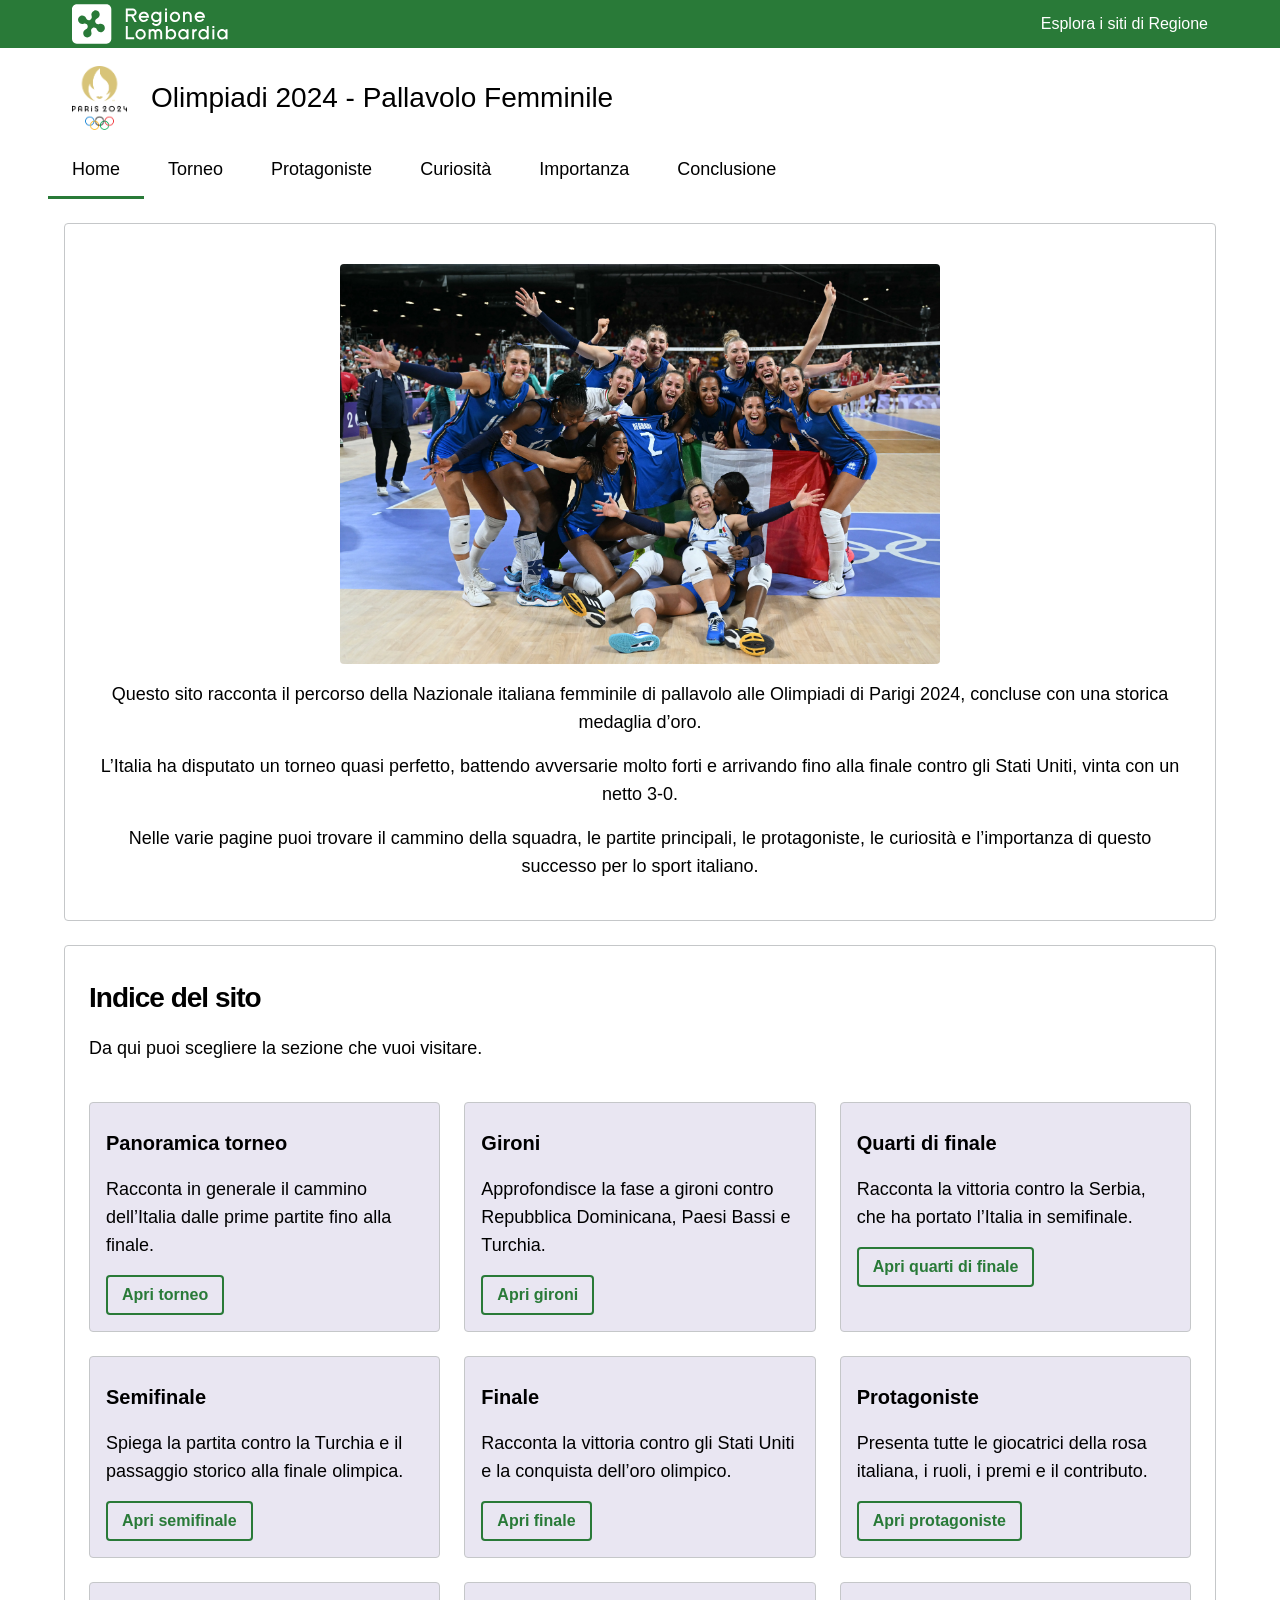
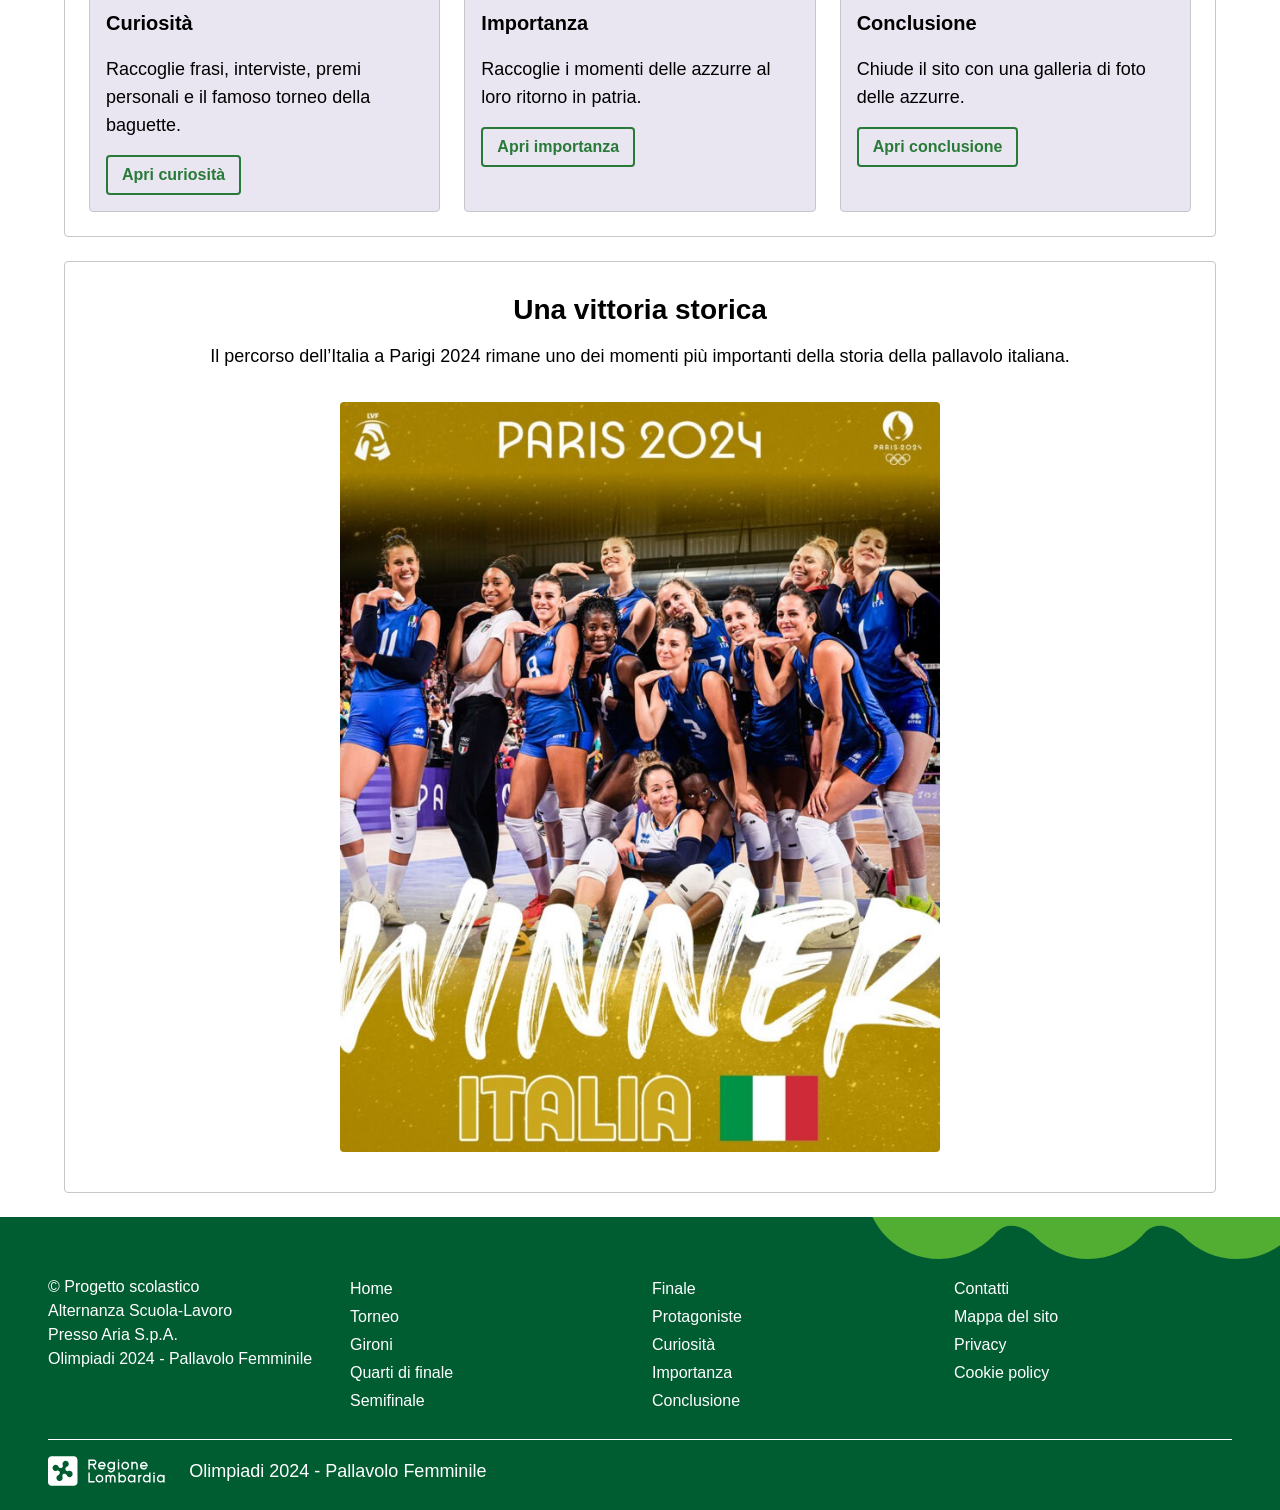
<file: index.html>
<!DOCTYPE html>
<html lang="it">

<head>
    <meta charset="UTF-8">

    <meta name="viewport" content="width=device-width, initial-scale=1.0">

    <title>Olimpiadi 2024 - Pallavolo Femminile</title>

    <link rel="stylesheet" href="librerie/bootstrap-lombardia.min.css">
	<link rel="stylesheet" href="stile.css">
	
</head>

<body>

	<a class="visually-hidden-focusable" href="#contenuto-principale"> vai al contenuto principale</a>

		<div w3-include-html="header-lombardia.html"></div>

		<main id="contenuto-principale" class="container my-4">

        <section class="bg-white border rounded p-4 mt-4 text-center">

			<img src="foto/italia-pallavolo.jpg" alt="Italia oro olimpico pallavolo femminile"
                class="img-fluid rounded my-3" width="600">

            <p>
                Questo sito racconta il percorso della Nazionale italiana femminile di pallavolo
                alle Olimpiadi di Parigi 2024, concluse con una storica medaglia d’oro.
            </p>

            <p>
                L’Italia ha disputato un torneo quasi perfetto, battendo avversarie molto forti
                e arrivando fino alla finale contro gli Stati Uniti, vinta con un netto 3-0.
            </p>

            <p>
                Nelle varie pagine puoi trovare il cammino della squadra, le partite principali,
                le protagoniste, le curiosità e l’importanza di questo successo per lo sport italiano.
            </p>

        </section>

        <section class="bg-white border rounded p-4 mt-4">

            <h1 class="fs-3">Indice del sito</h1>

            <p>
                Da qui puoi scegliere la sezione che vuoi visitare.
            </p>

            <div class="row g-4 mt-2">

                <div class="col-md-6 col-lg-4">
                    <div class="bg-light border rounded p-3 h-100">
                        <h2 class="fs-5">Panoramica torneo</h2>
                        <p>Racconta in generale il cammino dell’Italia dalle prime partite fino alla finale.</p>
                        <a href="torneo.html" class="btn btn-outline-primary">Apri torneo</a>
                    </div>
                </div>

                <div class="col-md-6 col-lg-4">
                    <div class="bg-light border rounded p-3 h-100">
                        <h2 class="fs-5">Gironi</h2>
                        <p>Approfondisce la fase a gironi contro Repubblica Dominicana, Paesi Bassi e Turchia.</p>
                        <a href="qualificazioni.html" class="btn btn-outline-primary">Apri gironi</a>
                    </div>
                </div>

                <div class="col-md-6 col-lg-4">
                    <div class="bg-light border rounded p-3 h-100">
                        <h2 class="fs-5">Quarti di finale</h2>
                        <p>Racconta la vittoria contro la Serbia, che ha portato l’Italia in semifinale.</p>
                        <a href="quarti.html" class="btn btn-outline-primary">Apri quarti di finale</a>
                    </div>
                </div>

                <div class="col-md-6 col-lg-4">
                    <div class="bg-light border rounded p-3 h-100">
                        <h2 class="fs-5">Semifinale</h2>
                        <p>Spiega la partita contro la Turchia e il passaggio storico alla finale olimpica.</p>
                        <a href="semi.html" class="btn btn-outline-primary">Apri semifinale</a>
                    </div>
                </div>

                <div class="col-md-6 col-lg-4">
                    <div class="bg-light border rounded p-3 h-100">
                        <h2 class="fs-5">Finale</h2>
                        <p>Racconta la vittoria contro gli Stati Uniti e la conquista dell’oro olimpico.</p>
                        <a href="finale.html" class="btn btn-outline-primary">Apri finale</a>
                    </div>
                </div>

                <div class="col-md-6 col-lg-4">
                    <div class="bg-light border rounded p-3 h-100">
                        <h2 class="fs-5">Protagoniste</h2>
                        <p>Presenta tutte le giocatrici della rosa italiana, i ruoli, i premi e il contributo.</p>
                        <a href="protagoniste.html" class="btn btn-outline-primary">Apri protagoniste</a>
                    </div>
                </div>

                <div class="col-md-6 col-lg-4">
                    <div class="bg-light border rounded p-3 h-100">
                        <h2 class="fs-5">Curiosità</h2>
                        <p>Raccoglie frasi, interviste, premi personali e il famoso torneo della baguette.</p>
                        <a href="curiosita.html" class="btn btn-outline-primary">Apri curiosità</a>
                    </div>
                </div>
				
				<div class="col-md-6 col-lg-4">
                    <div class="bg-light border rounded p-3 h-100">
                        <h2 class="fs-5">Importanza</h2>
                        <p>Raccoglie i momenti delle azzurre al loro ritorno in patria.</p>
                        <a href="importanza.html" class="btn btn-outline-primary">Apri importanza</a>
                    </div>
                </div>

                <div class="col-md-6 col-lg-4">
                    <div class="bg-light border rounded p-3 h-100">
                        <h2 class="fs-5">Conclusione</h2>
                        <p>Chiude il sito con una galleria di foto delle azzurre.</p>
                        <a href="conclusione.html" class="btn btn-outline-primary">Apri conclusione</a>
                    </div>
                </div>

            </div>

        </section>

        <section class="bg-white border rounded p-4 mt-4 text-center">

            <h2 class="fs-3">Una vittoria storica</h2>

            <p>
                Il percorso dell’Italia a Parigi 2024 rimane uno dei momenti più importanti
                della storia della pallavolo italiana.
            </p>

            <img src="foto/oro11.jpg" alt="Italia oro olimpico pallavolo femminile"
                class="img-fluid rounded my-3" width="600">

        </section>

    </main>

    <div w3-include-html="footer-lombardia.html"></div>

    <script src="librerie/bootstrap-lombardia.bundle.min.js"></script>
    <script src="includer.js"></script>

    <script>
    includeHTML();

    setTimeout(function () {
        bootstrap.it25Header();

        let paginaCorrente = window.location.pathname.split("/").pop();

        if (paginaCorrente === "") {
            paginaCorrente = "index.html";
        }

        let linkMenu = document.querySelectorAll(".navbar-nav .nav-link, .dropdown-item");

        linkMenu.forEach(function (link) {
            link.classList.remove("active");

            let href = link.getAttribute("href");

            if (href === paginaCorrente) {
                link.classList.add("active");

                let dropdown = link.closest(".dropdown");

                if (dropdown) {
                    let linkDropdown = dropdown.querySelector(".nav-link");
                    linkDropdown.classList.add("active");
                }
            }
        });

    }, 600);
</script>
</body>

</html>
</file>
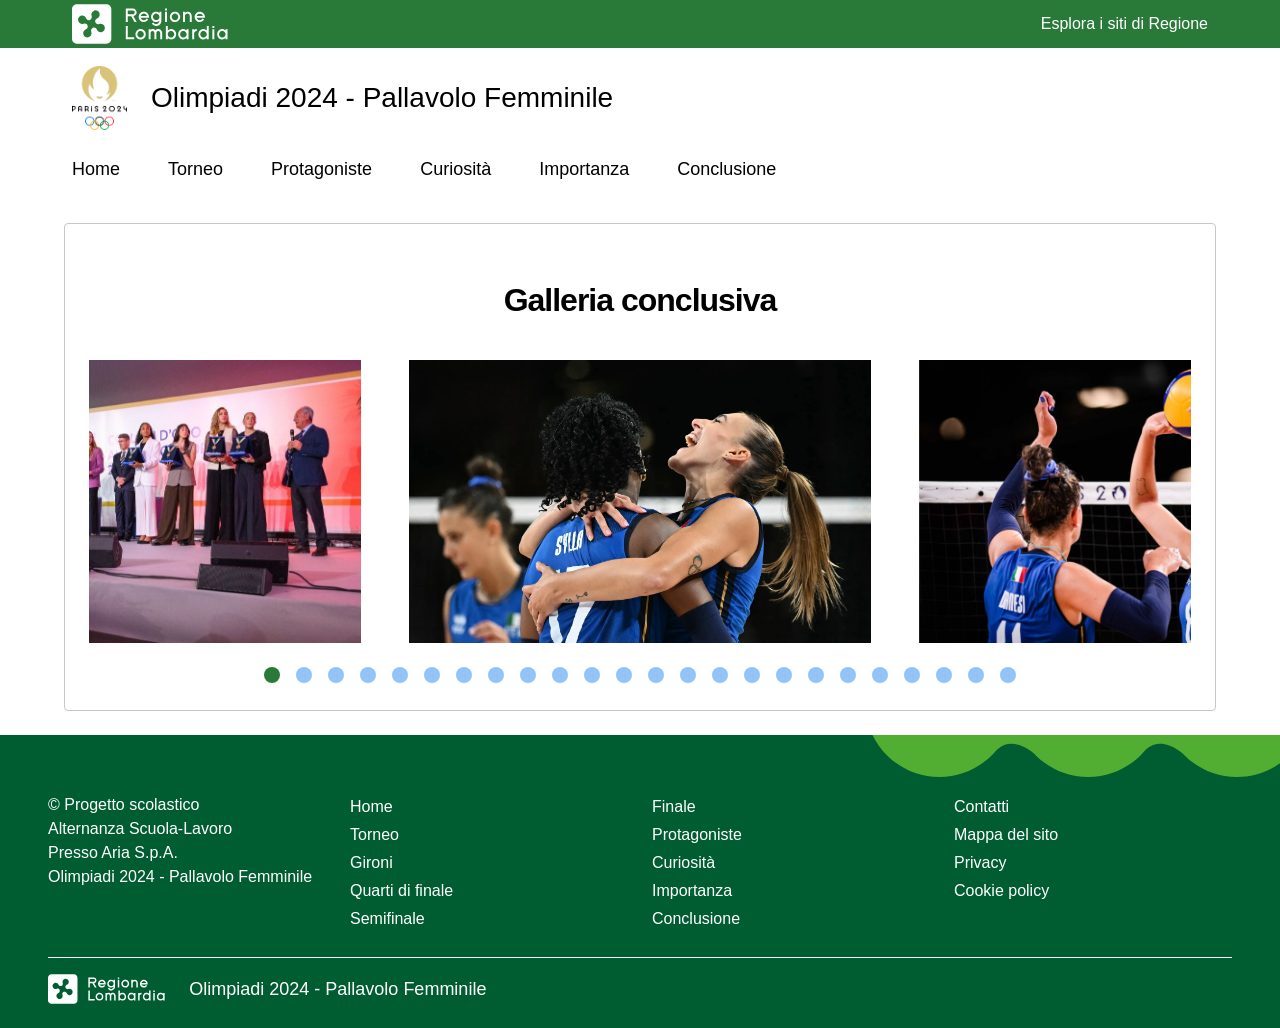
<file: conclusione.html>
<!DOCTYPE html>
<html lang="it">

<head>
    <meta charset="UTF-8">
    <meta name="viewport" content="width=device-width, initial-scale=1.0">
    <title>Conclusione - Olimpiadi 2024 Pallavolo Femminile</title>

    <link rel="stylesheet" href="librerie/bootstrap-lombardia.min.css">
    <link rel="stylesheet" href="stile.css">
</head>

<body>

	<a class="visually-hidden-focusable" href="#contenuto-principale"> vai al contenuto principale</a>

		<div w3-include-html="header-lombardia.html"></div>

		<main id="contenuto-principale" class="container my-4">

        <section class="bg-white border rounded p-4 mt-4">

            <div class="it-carousel-wrapper it-carousel-landscape-abstract-three-cols it-full-carousel it-big-img splide mt-4"
                data-bs-carousel-splide aria-labelledby="carouselheading">
				
			 <h1 class="fs-2 text-center" id="carouselheading" class="visuallyhidden">Galleria conclusiva</h1>
				
                <div class="splide__track">
                    <ul class="splide__list">

                        <li class="splide__slide">
                            <div class="it-single-slide-wrapper">
                                <div class="card-wrapper">
                                    <div class="card card-img no-after">
                                        <div class="img-responsive-wrapper">
                                            <div class="img-responsive">
                                                <div class="img-wrapper">
                                                    <img src="foto/baguette.jpg" alt="Nazionale italiana pallavolo femminile">
                                                </div>
                                            </div>
                                        </div>
                                    </div>
                                </div>
                            </div>
                        </li>

                        <li class="splide__slide">
                            <div class="it-single-slide-wrapper">
                                <div class="card-wrapper">
                                    <div class="card card-img no-after">
                                        <div class="img-responsive-wrapper">
                                            <div class="img-responsive">
                                                <div class="img-wrapper">
                                                    <img src="foto/fin1.jpg" alt="Italia durante il torneo">
                                                </div>
                                            </div>
                                        </div>
                                    </div>
                                </div>
                            </div>
                        </li>

                        <li class="splide__slide">
                            <div class="it-single-slide-wrapper">
                                <div class="card-wrapper">
                                    <div class="card card-img no-after">
                                        <div class="img-responsive-wrapper">
                                            <div class="img-responsive">
                                                <div class="img-wrapper">
                                                    <img src="foto/fin2.jpg" alt="Italia contro la Turchia">
                                                </div>
                                            </div>
                                        </div>
                                    </div>
                                </div>
                            </div>
                        </li>

                        <li class="splide__slide">
                            <div class="it-single-slide-wrapper">
                                <div class="card-wrapper">
                                    <div class="card card-img no-after">
                                        <div class="img-responsive-wrapper">
                                            <div class="img-responsive">
                                                <div class="img-wrapper">
                                                    <img src="foto/fin3.jpg" alt="Italia verso la finale olimpica">
                                                </div>
                                            </div>
                                        </div>
                                    </div>
                                </div>
                            </div>
                        </li>

                        <li class="splide__slide">
                            <div class="it-single-slide-wrapper">
                                <div class="card-wrapper">
                                    <div class="card card-img no-after">
                                        <div class="img-responsive-wrapper">
                                            <div class="img-responsive">
                                                <div class="img-wrapper">
                                                    <img src="foto/italia-pallavolo.jpg" alt="Italia con la medaglia d’oro">
                                                </div>
                                            </div>
                                        </div>
                                    </div>
                                </div>
                            </div>
                        </li>

                        <li class="splide__slide">
                            <div class="it-single-slide-wrapper">
                                <div class="card-wrapper">
                                    <div class="card card-img no-after">
                                        <div class="img-responsive-wrapper">
                                            <div class="img-responsive">
                                                <div class="img-wrapper">
                                                    <img src="foto/itaSer222.jpg" alt="Italia contro Serbia">
                                                </div>
                                            </div>
                                        </div>
                                    </div>
                                </div>
                            </div>
                        </li>

                        <li class="splide__slide">
                            <div class="it-single-slide-wrapper">
                                <div class="card-wrapper">
                                    <div class="card card-img no-after">
                                        <div class="img-responsive-wrapper">
                                            <div class="img-responsive">
                                                <div class="img-wrapper">
                                                    <img src="foto/itaTur222.jpg" alt="Italia contro Turchia">
                                                </div>
                                            </div>
                                        </div>
                                    </div>
                                </div>
                            </div>
                        </li>

                        <li class="splide__slide">
                            <div class="it-single-slide-wrapper">
                                <div class="card-wrapper">
                                    <div class="card card-img no-after">
                                        <div class="img-responsive-wrapper">
                                            <div class="img-responsive">
                                                <div class="img-wrapper">
                                                    <img src="foto/itaUSA222.jpg" alt="Italia contro Stati Uniti">
                                                </div>
                                            </div>
                                        </div>
                                    </div>
                                </div>
                            </div>
                        </li>

                        <li class="splide__slide">
                            <div class="it-single-slide-wrapper">
                                <div class="card-wrapper">
                                    <div class="card card-img no-after">
                                        <div class="img-responsive-wrapper">
                                            <div class="img-responsive">
                                                <div class="img-wrapper">
                                                    <img src="foto/ola2.jpg" alt="Italia contro Paesi Bassi">
                                                </div>
                                            </div>
                                        </div>
                                    </div>
                                </div>
                            </div>
                        </li>

                        <li class="splide__slide">
                            <div class="it-single-slide-wrapper">
                                <div class="card-wrapper">
                                    <div class="card card-img no-after">
                                        <div class="img-responsive-wrapper">
                                            <div class="img-responsive">
                                                <div class="img-wrapper">
                                                    <img src="foto/oro11.jpg" alt="Italia oro olimpico">
                                                </div>
                                            </div>
                                        </div>
                                    </div>
                                </div>
                            </div>
                        </li>

                        <li class="splide__slide">
                            <div class="it-single-slide-wrapper">
                                <div class="card-wrapper">
                                    <div class="card card-img no-after">
                                        <div class="img-responsive-wrapper">
                                            <div class="img-responsive">
                                                <div class="img-wrapper">
                                                    <img src="foto/pool222.jpg" alt="Fase a gironi dell’Italia">
                                                </div>
                                            </div>
                                        </div>
                                    </div>
                                </div>
                            </div>
                        </li>

                        <li class="splide__slide">
                            <div class="it-single-slide-wrapper">
                                <div class="card-wrapper">
                                    <div class="card card-img no-after">
                                        <div class="img-responsive-wrapper">
                                            <div class="img-responsive">
                                                <div class="img-wrapper">
                                                    <img src="foto/premi-azzurre.jpg" alt="Premi delle azzurre">
                                                </div>
                                            </div>
                                        </div>
                                    </div>
                                </div>
                            </div>
                        </li>

                        <li class="splide__slide">
                            <div class="it-single-slide-wrapper">
                                <div class="card-wrapper">
                                    <div class="card card-img no-after">
                                        <div class="img-responsive-wrapper">
                                            <div class="img-responsive">
                                                <div class="img-wrapper">
                                                    <img src="foto/quarti44.jpg" alt="Italia Serbia nei quarti di finale">
                                                </div>
                                            </div>
                                        </div>
                                    </div>
                                </div>
                            </div>
                        </li>

                        <li class="splide__slide">
                            <div class="it-single-slide-wrapper">
                                <div class="card-wrapper">
                                    <div class="card card-img no-after">
                                        <div class="img-responsive-wrapper">
                                            <div class="img-responsive">
                                                <div class="img-wrapper">
                                                    <img src="foto/quarti144.jpg" alt="Azzurre durante i quarti di finale">
                                                </div>
                                            </div>
                                        </div>
                                    </div>
                                </div>
                            </div>
                        </li>

                        <li class="splide__slide">
                            <div class="it-single-slide-wrapper">
                                <div class="card-wrapper">
                                    <div class="card card-img no-after">
                                        <div class="img-responsive-wrapper">
                                            <div class="img-responsive">
                                                <div class="img-wrapper">
                                                    <img src="foto/quarti244.jpg" alt="Nazionale italiana nei quarti di finale">
                                                </div>
                                            </div>
                                        </div>
                                    </div>
                                </div>
                            </div>
                        </li>

                        <li class="splide__slide">
                            <div class="it-single-slide-wrapper">
                                <div class="card-wrapper">
                                    <div class="card card-img no-after">
                                        <div class="img-responsive-wrapper">
                                            <div class="img-responsive">
                                                <div class="img-wrapper">
                                                    <img src="foto/quirinale-azzurre.jpg" alt="Azzurre ricevute al Quirinale">
                                                </div>
                                            </div>
                                        </div>
                                    </div>
                                </div>
                            </div>
                        </li>

                        <li class="splide__slide">
                            <div class="it-single-slide-wrapper">
                                <div class="card-wrapper">
                                    <div class="card card-img no-after">
                                        <div class="img-responsive-wrapper">
                                            <div class="img-responsive">
                                                <div class="img-wrapper">
                                                    <img src="foto/rep2.jpg" alt="Italia contro Repubblica Dominicana">
                                                </div>
                                            </div>
                                        </div>
                                    </div>
                                </div>
                            </div>
                        </li>

                        <li class="splide__slide">
                            <div class="it-single-slide-wrapper">
                                <div class="card-wrapper">
                                    <div class="card card-img no-after">
                                        <div class="img-responsive-wrapper">
                                            <div class="img-responsive">
                                                <div class="img-wrapper">
                                                    <img src="foto/ritorno-italia.jpg" alt="Ritorno delle azzurre in Italia">
                                                </div>
                                            </div>
                                        </div>
                                    </div>
                                </div>
                            </div>
                        </li>

                        <li class="splide__slide">
                            <div class="it-single-slide-wrapper">
                                <div class="card-wrapper">
                                    <div class="card card-img no-after">
                                        <div class="img-responsive-wrapper">
                                            <div class="img-responsive">
                                                <div class="img-wrapper">
                                                    <img src="foto/tur2.jpg" alt="Italia contro Turchia nella fase a gironi">
                                                </div>
                                            </div>
                                        </div>
                                    </div>
                                </div>
                            </div>
                        </li>

                        <li class="splide__slide">
                            <div class="it-single-slide-wrapper">
                                <div class="card-wrapper">
                                    <div class="card card-img no-after">
                                        <div class="img-responsive-wrapper">
                                            <div class="img-responsive">
                                                <div class="img-wrapper">
                                                    <img src="foto/usa1.jpg" alt="Italia Stati Uniti finale olimpica">
                                                </div>
                                            </div>
                                        </div>
                                    </div>
                                </div>
                            </div>
                        </li>

                        <li class="splide__slide">
                            <div class="it-single-slide-wrapper">
                                <div class="card-wrapper">
                                    <div class="card card-img no-after">
                                        <div class="img-responsive-wrapper">
                                            <div class="img-responsive">
                                                <div class="img-wrapper">
                                                    <img src="foto/usa2.jpg" alt="Italia durante la finale contro gli Stati Uniti">
                                                </div>
                                            </div>
                                        </div>
                                    </div>
                                </div>
                            </div>
                        </li>

                        <li class="splide__slide">
                            <div class="it-single-slide-wrapper">
                                <div class="card-wrapper">
                                    <div class="card card-img no-after">
                                        <div class="img-responsive-wrapper">
                                            <div class="img-responsive">
                                                <div class="img-wrapper">
                                                    <img src="foto/usa3.jpg" alt="Azzurre nella finale olimpica">
                                                </div>
                                            </div>
                                        </div>
                                    </div>
                                </div>
                            </div>
                        </li>

                        <li class="splide__slide">
                            <div class="it-single-slide-wrapper">
                                <div class="card-wrapper">
                                    <div class="card card-img no-after">
                                        <div class="img-responsive-wrapper">
                                            <div class="img-responsive">
                                                <div class="img-wrapper">
                                                    <img src="foto/valasco.jpg" alt="Julio Velasco allenatore dell’Italia">
                                                </div>
                                            </div>
                                        </div>
                                    </div>
                                </div>
                            </div>
                        </li>

                        <li class="splide__slide">
                            <div class="it-single-slide-wrapper">
                                <div class="card-wrapper">
                                    <div class="card card-img no-after">
                                        <div class="img-responsive-wrapper">
                                            <div class="img-responsive">
                                                <div class="img-wrapper">
                                                    <img src="foto/premiazione-azzurre.jpg" alt="Premiazione delle azzurre">
                                                </div>
                                            </div>
                                        </div>
                                    </div>
                                </div>
                            </div>
                        </li>
                    </ul>
				</div>				
            </div>
        </section>

    </main>

    <div w3-include-html="footer-lombardia.html"></div>

    <script src="librerie/bootstrap-lombardia.bundle.min.js"></script>
    <script src="includer.js"></script>

    <script>
		includeHTML();
	</script>
</body>

</html>
</file>
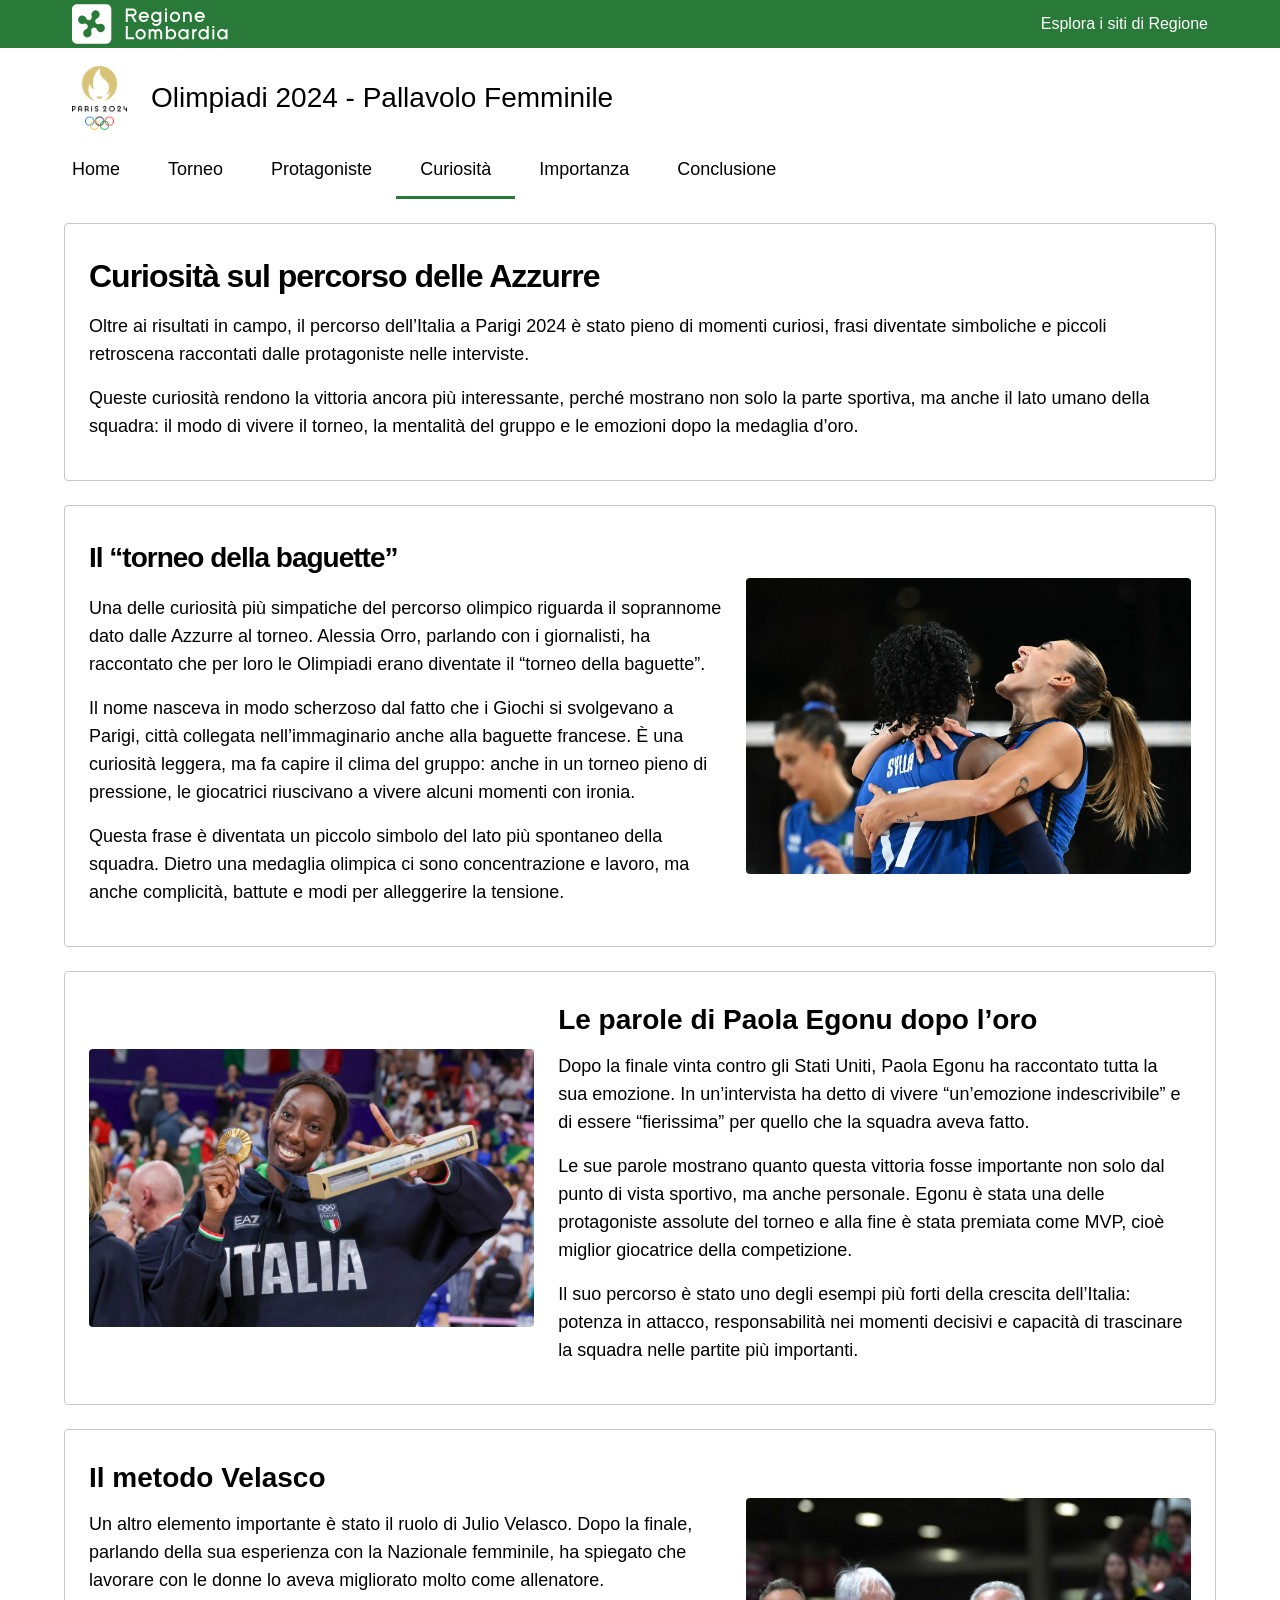
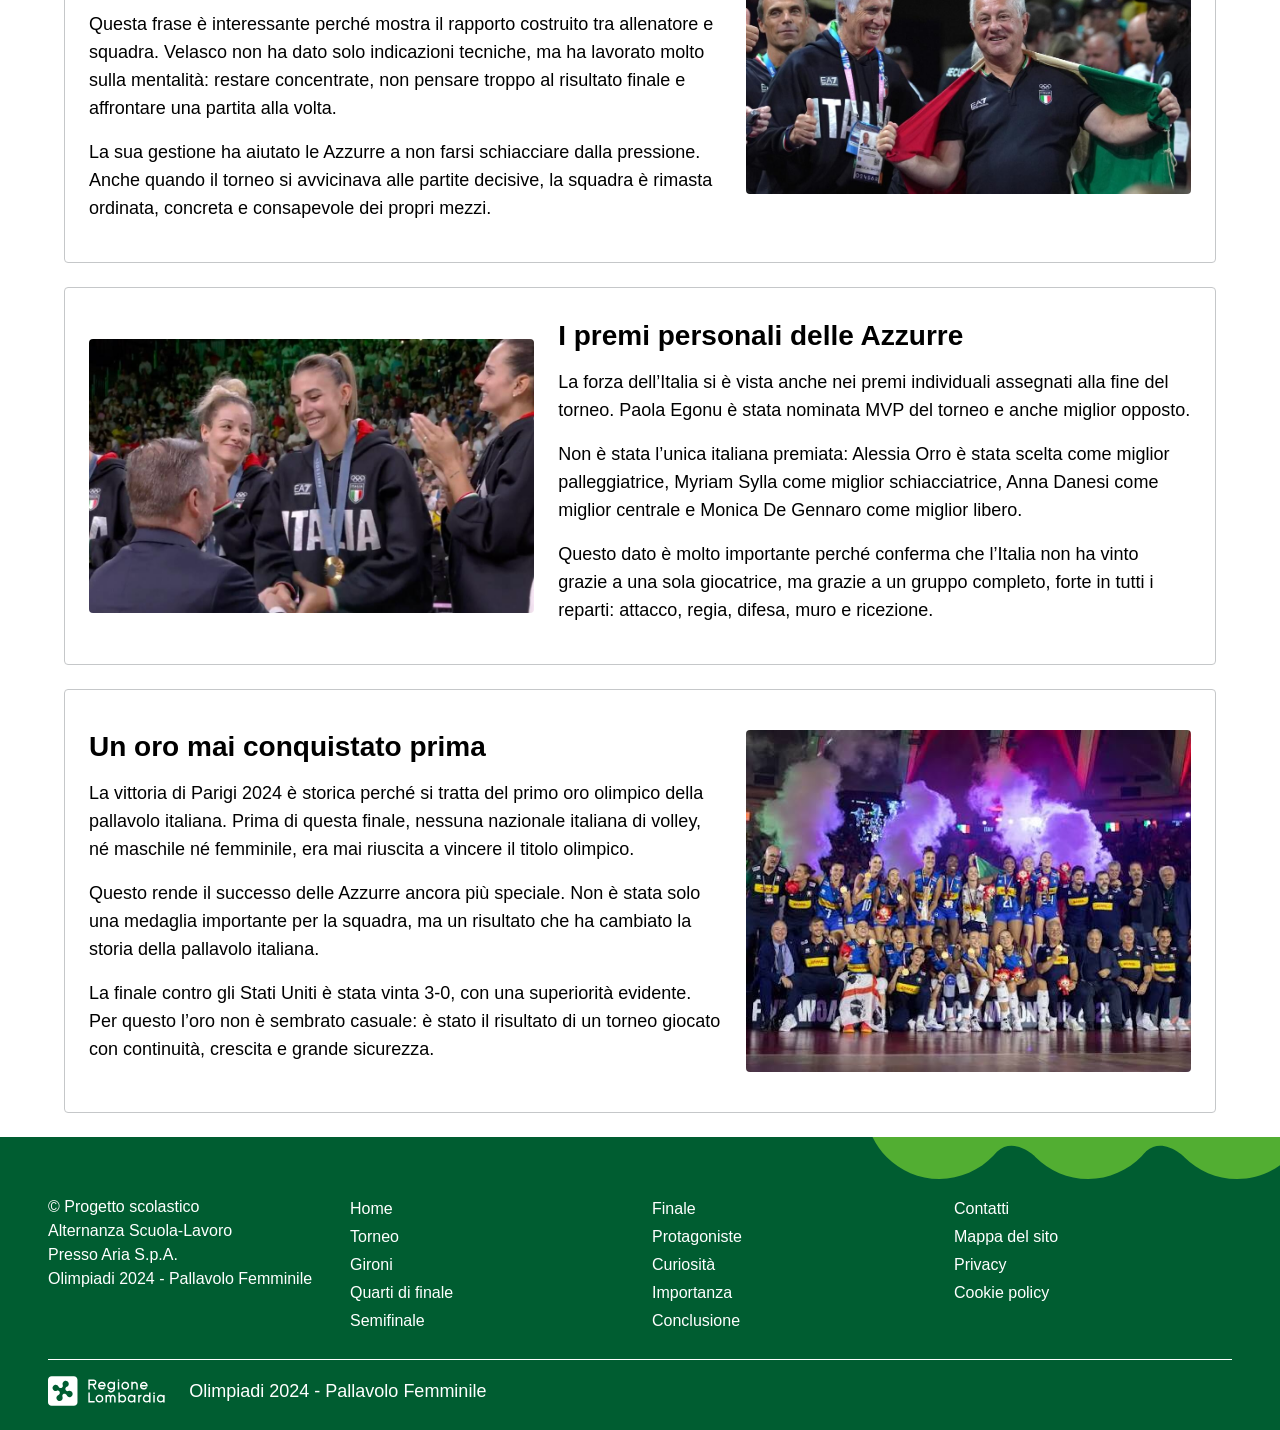
<file: curiosita.html>
<!DOCTYPE html>
<html lang="it">

<head>
    <meta charset="UTF-8">

    <!-- x usarla su più dispositivi diversi -->
    <meta name="viewport" content="width=device-width, initial-scale=1.0">

    <title>Curiosità - Olimpiadi 2024 Pallavolo Femminile</title>

    <link rel="stylesheet" href="librerie/bootstrap-lombardia.min.css">
	<link rel="stylesheet" href="stile.css">

</head>

<body>
	
	<a class="visually-hidden-focusable" href="#contenuto-principale"> vai al contenuto principale</a>

		<div w3-include-html="header-lombardia.html"></div>

		<main id="contenuto-principale" class="container my-4">

            <!-- introduzione -->
            <section class="bg-white border rounded p-4">

                <div class="row align-items-center">

                    <div>

                        <h1 class="fs-2">Curiosità sul percorso delle Azzurre</h1>

                        <p>
                            Oltre ai risultati in campo, il percorso dell’Italia a Parigi 2024 è stato pieno
                            di momenti curiosi, frasi diventate simboliche e piccoli retroscena raccontati
                            dalle protagoniste nelle interviste.
                        </p>

                        <p>
                            Queste curiosità rendono la vittoria ancora più interessante, perché mostrano non
                            solo la parte sportiva, ma anche il lato umano della squadra: il modo di vivere
                            il torneo, la mentalità del gruppo e le emozioni dopo la medaglia d’oro.
                        </p>

                    </div>

                </div>

            </section>


            <!-- torneo della baguette -->
            <section class="bg-white border rounded p-4 mt-4">

                <div class="row align-items-center">

                    <!-- testo a sinistra -->
                    <div class="col-lg-7">

                        <h1 class="fs-3">Il “torneo della baguette”</h2>

                        <p>
                            Una delle curiosità più simpatiche del percorso olimpico riguarda il soprannome
                            dato dalle Azzurre al torneo. Alessia Orro, parlando con i giornalisti, ha raccontato
                            che per loro le Olimpiadi erano diventate il “torneo della baguette”.
                        </p>

                        <p>
                            Il nome nasceva in modo scherzoso dal fatto che i Giochi si svolgevano a Parigi,
                            città collegata nell’immaginario anche alla baguette francese. È una curiosità
                            leggera, ma fa capire il clima del gruppo: anche in un torneo pieno di pressione,
                            le giocatrici riuscivano a vivere alcuni momenti con ironia.
                        </p>

                        <p>
                            Questa frase è diventata un piccolo simbolo del lato più spontaneo della squadra.
                            Dietro una medaglia olimpica ci sono concentrazione e lavoro, ma anche complicità,
                            battute e modi per alleggerire la tensione.
                        </p>

                    </div>

                    <!-- immagine a destra -->
                    <div class="col-lg-5 text-center">

                        <img src="foto/baguette.jpg" alt="Alessia Orro e il torneo della baguette"
                            class="img-fluid rounded my-3">

                    </div>

                </div>

            </section>


            <!-- parole di Egonu -->
            <section class="bg-white border rounded p-4 mt-4">

                <div class="row align-items-center">

                    <!-- immagine a sinistra -->
                    <div class="col-lg-5 text-center">

                        <img src="foto/egonu-oro.jpg" alt="Paola Egonu dopo la finale"
                            class="img-fluid rounded my-3">

                    </div>

                    <!-- testo a destra -->
                    <div class="col-lg-7">

                        <h2 class="fs-3">Le parole di Paola Egonu dopo l’oro</h2>

                        <p>
                            Dopo la finale vinta contro gli Stati Uniti, Paola Egonu ha raccontato tutta la
                            sua emozione. In un’intervista ha detto di vivere “un’emozione indescrivibile”
                            e di essere “fierissima” per quello che la squadra aveva fatto.
                        </p>

                        <p>
                            Le sue parole mostrano quanto questa vittoria fosse importante non solo dal punto
                            di vista sportivo, ma anche personale. Egonu è stata una delle protagoniste assolute
                            del torneo e alla fine è stata premiata come MVP, cioè miglior giocatrice della
                            competizione.
                        </p>

                        <p>
                            Il suo percorso è stato uno degli esempi più forti della crescita dell’Italia:
                            potenza in attacco, responsabilità nei momenti decisivi e capacità di trascinare
                            la squadra nelle partite più importanti.
                        </p>

                    </div>

                </div>

            </section>


            <!-- Velasco -->
            <section class="bg-white border rounded p-4 mt-4">

                <div class="row align-items-center">

                    <!-- testo a sinistra -->
                    <div class="col-lg-7">

                        <h2 class="fs-3">Il metodo Velasco</h2>

                        <p>
                            Un altro elemento importante è stato il ruolo di Julio Velasco. Dopo la finale,
                            parlando della sua esperienza con la Nazionale femminile, ha spiegato che lavorare
                            con le donne lo aveva migliorato molto come allenatore.
                        </p>

                        <p>
                            Questa frase è interessante perché mostra il rapporto costruito tra allenatore e
                            squadra. Velasco non ha dato solo indicazioni tecniche, ma ha lavorato molto sulla
                            mentalità: restare concentrate, non pensare troppo al risultato finale e affrontare
                            una partita alla volta.
                        </p>

                        <p>
                            La sua gestione ha aiutato le Azzurre a non farsi schiacciare dalla pressione.
                            Anche quando il torneo si avvicinava alle partite decisive, la squadra è rimasta
                            ordinata, concreta e consapevole dei propri mezzi.
                        </p>

                    </div>

                    <!-- immagine a destra -->
                    <div class="col-lg-5 text-center">

                        <img src="foto/valasco.jpg" alt="Julio Velasco"
                            class="img-fluid rounded my-3">

                    </div>

                </div>

            </section>


            <!-- premi personali -->
            <section class="bg-white border rounded p-4 mt-4">

                <div class="row align-items-center">

                    <!-- immagine a sinistra -->
                    <div class="col-lg-5 text-center">

                        <img src="foto/premi-azzurre.jpg" alt="Premi personali delle azzurre"
                            class="img-fluid rounded my-3">

                    </div>

                    <!-- testo a destra -->
                    <div class="col-lg-7">

                        <h2 class="fs-3">I premi personali delle Azzurre</h2>

                        <p>
                            La forza dell’Italia si è vista anche nei premi individuali assegnati alla fine
                            del torneo. Paola Egonu è stata nominata MVP del torneo e anche miglior opposto.
                        </p>

                        <p>
                            Non è stata l’unica italiana premiata: Alessia Orro è stata scelta come miglior
                            palleggiatrice, Myriam Sylla come miglior schiacciatrice, Anna Danesi come miglior
                            centrale e Monica De Gennaro come miglior libero.
                        </p>

                        <p>
                            Questo dato è molto importante perché conferma che l’Italia non ha vinto grazie
                            a una sola giocatrice, ma grazie a un gruppo completo, forte in tutti i reparti:
                            attacco, regia, difesa, muro e ricezione.
                        </p>

                    </div>

                </div>

            </section>


            <!-- prima medaglia d'oro -->
            <section class="bg-white border rounded p-4 mt-4">

                <div class="row align-items-center">

                    <!-- testo a sinistra -->
                    <div class="col-lg-7">

                        <h2 class="fs-3">Un oro mai conquistato prima</h2>

                        <p>
                            La vittoria di Parigi 2024 è storica perché si tratta del primo oro olimpico
                            della pallavolo italiana. Prima di questa finale, nessuna nazionale italiana
                            di volley, né maschile né femminile, era mai riuscita a vincere il titolo olimpico.
                        </p>

                        <p>
                            Questo rende il successo delle Azzurre ancora più speciale. Non è stata solo
                            una medaglia importante per la squadra, ma un risultato che ha cambiato la storia
                            della pallavolo italiana.
                        </p>

                        <p>
                            La finale contro gli Stati Uniti è stata vinta 3-0, con una superiorità evidente.
                            Per questo l’oro non è sembrato casuale: è stato il risultato di un torneo giocato
                            con continuità, crescita e grande sicurezza.
                        </p>

                    </div>

                    <!-- immagine a destra -->
                    <div class="col-lg-5 text-center">

                        <img src="foto/finale.jpg" alt="Italia oro olimpico pallavolo femminile"
                            class="img-fluid rounded my-3">

                    </div>

                </div>

            </section>

        </main>

    <div w3-include-html="footer-lombardia.html"></div>

    <script src="librerie/bootstrap-lombardia.bundle.min.js"></script>
    <script src="includer.js"></script>

    <script>
    includeHTML();

    setTimeout(function () {
        bootstrap.it25Header();

        let paginaCorrente = window.location.pathname.split("/").pop();

        if (paginaCorrente === "") {
            paginaCorrente = "index.html";
        }

        let linkMenu = document.querySelectorAll(".navbar-nav .nav-link");

        linkMenu.forEach(function (link) {
            link.classList.remove("active");

            let href = link.getAttribute("href");

            if (href === paginaCorrente) {
                link.classList.add("active");
            }
        });
    }, 300);
</script>

</body>

</html>
</file>
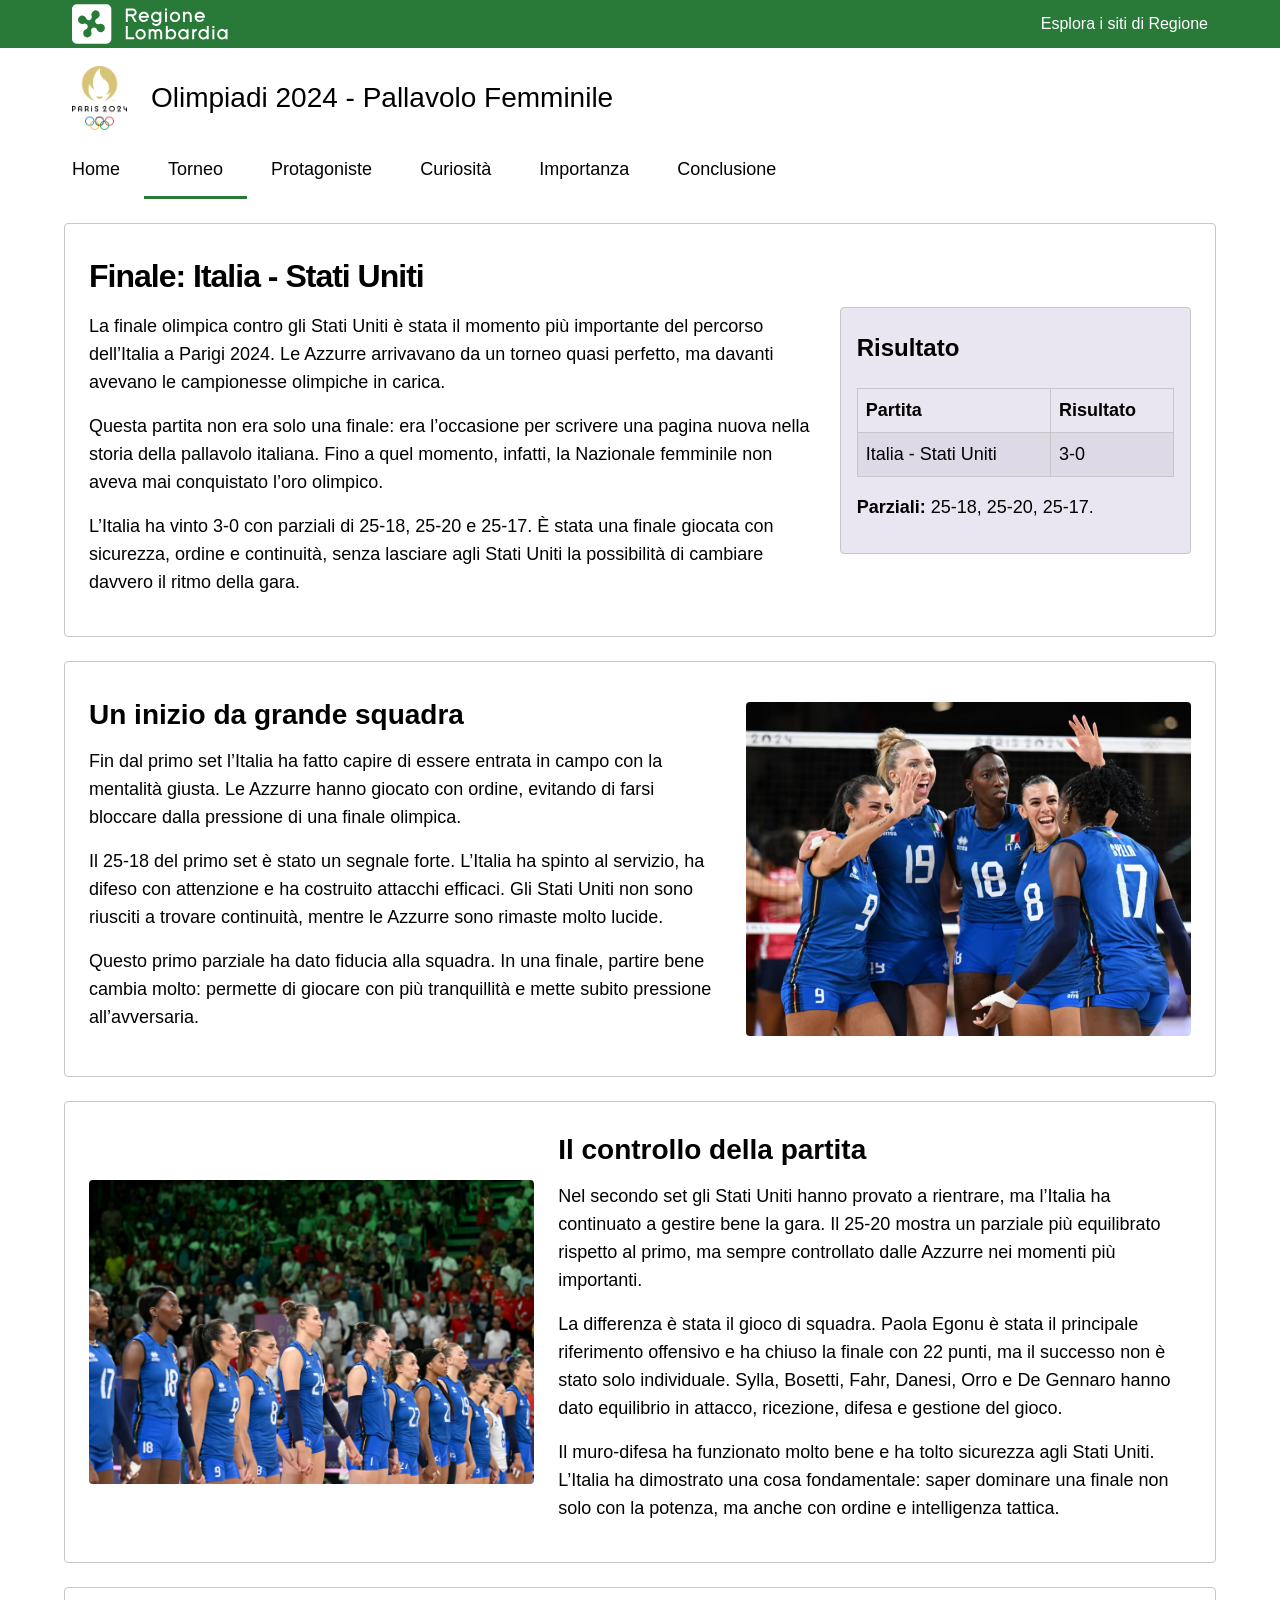
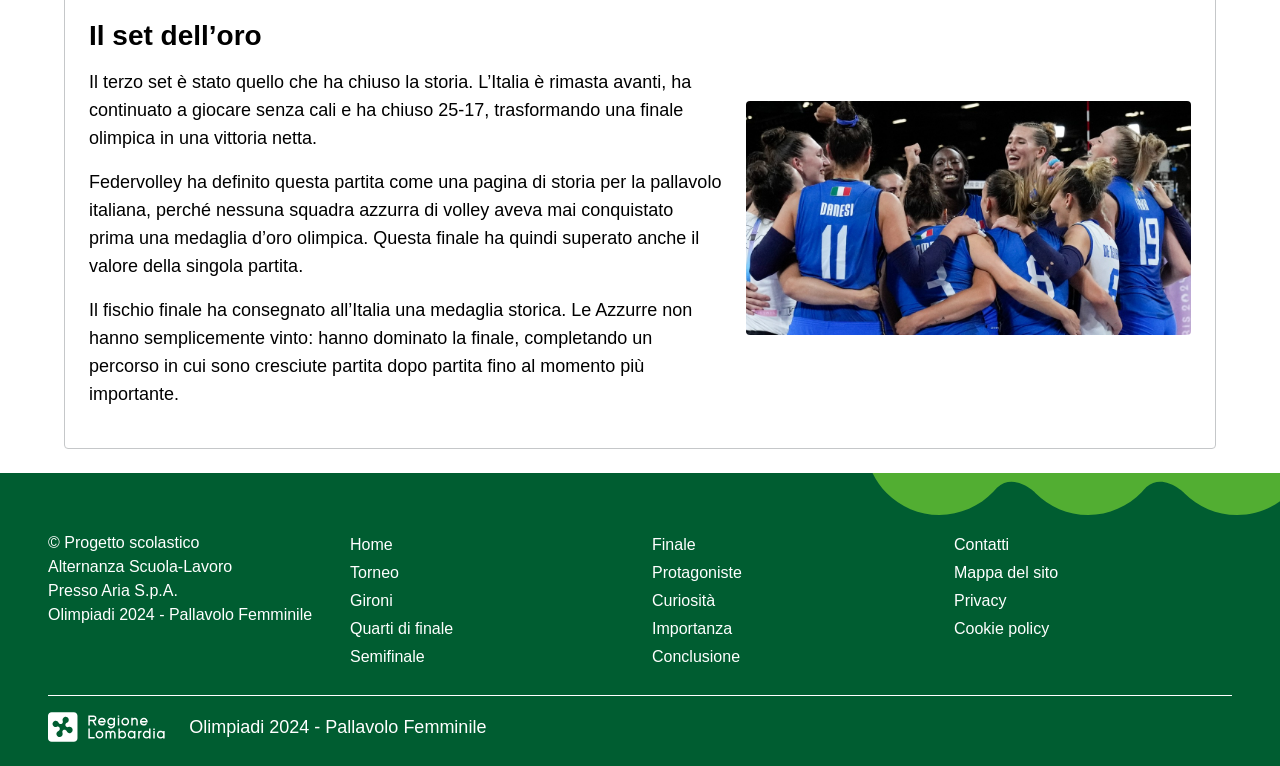
<file: finale.html>
<!DOCTYPE html>
<html lang="it">

<head>
    <meta charset="UTF-8">

    <!-- x usarla su più dispositivi diversi -->
    <meta name="viewport" content="width=device-width, initial-scale=1.0">

    <title>Finale - Olimpiadi 2024 Pallavolo Femminile</title>

    <link rel="stylesheet" href="librerie/bootstrap-lombardia.min.css">
	<link rel="stylesheet" href="stile.css">

</head>

<body>

	<a class="visually-hidden-focusable" href="#contenuto-principale"> vai al contenuto principale</a>

		<div w3-include-html="header-lombardia.html"></div>

		<main id="contenuto-principale" class="container my-4">

            <!-- introduzione con risultato a destra -->
            <section class="bg-white border rounded p-4 mt-4">

                <div class="row align-items-center">

                    <!-- testo a sinistra -->
                    <div class="col-lg-8">

                        <h1 class="fs-2">Finale: Italia - Stati Uniti</h1>

                        <p>
                            La finale olimpica contro gli Stati Uniti è stata il momento più importante
                            del percorso dell’Italia a Parigi 2024. Le Azzurre arrivavano da un torneo
                            quasi perfetto, ma davanti avevano le campionesse olimpiche in carica.
                        </p>

                        <p>
                            Questa partita non era solo una finale: era l’occasione per scrivere una pagina
                            nuova nella storia della pallavolo italiana. Fino a quel momento, infatti,
                            la Nazionale femminile non aveva mai conquistato l’oro olimpico.
                        </p>

                        <p>
                            L’Italia ha vinto 3-0 con parziali di 25-18, 25-20 e 25-17. È stata una finale
                            giocata con sicurezza, ordine e continuità, senza lasciare agli Stati Uniti la
                            possibilità di cambiare davvero il ritmo della gara.
                        </p>

                    </div>

                    <!-- risultato a destra -->
                    <div class="col-lg-4 mt-3 mt-lg-0">

                        <div class="bg-light border rounded p-3">
                            <h2 class="fs-4">Risultato</h2>

                            <table class="table table-bordered table-striped mt-3">
                                <tr>
                                    <th scope="col">Partita</th>
                                    <th scope="col">Risultato</th>
                                </tr>

                                <tr>
                                    <td>Italia - Stati Uniti</td>
                                    <td>3-0</td>
                                </tr>
                            </table>

                            <p>
                                <strong>Parziali:</strong> 25-18, 25-20, 25-17.
                            </p>
                        </div>

                    </div>

                </div>

            </section>


            <!-- prima parte: testo a sinistra, immagine a destra -->
            <section class="bg-white border rounded p-4 mt-4">

                <div class="row align-items-center">

                    <!-- testo a sinistra -->
                    <div class="col-lg-7">

                        <h2 class="fs-3">Un inizio da grande squadra</h2>

                        <p>
                            Fin dal primo set l’Italia ha fatto capire di essere entrata in campo con la
                            mentalità giusta. Le Azzurre hanno giocato con ordine, evitando di farsi bloccare
                            dalla pressione di una finale olimpica.
                        </p>

                        <p>
                            Il 25-18 del primo set è stato un segnale forte. L’Italia ha spinto al servizio,
                            ha difeso con attenzione e ha costruito attacchi efficaci. Gli Stati Uniti non sono
                            riusciti a trovare continuità, mentre le Azzurre sono rimaste molto lucide.
                        </p>

                        <p>
                            Questo primo parziale ha dato fiducia alla squadra. In una finale, partire bene
                            cambia molto: permette di giocare con più tranquillità e mette subito pressione
                            all’avversaria.
                        </p>

                    </div>

                    <!-- immagine a destra -->
                    <div class="col-lg-5 text-center">

                        <img src="foto/usa1.jpg" alt="Italia-Stati Uniti finale olimpica"
                            class="img-fluid rounded my-3">

                    </div>

                </div>

            </section>


            <!-- seconda parte: immagine a sinistra, testo a destra -->
            <section class="bg-white border rounded p-4 mt-4">

                <div class="row align-items-center">

                    <!-- immagine a sinistra -->
                    <div class="col-lg-5 text-center">

                        <img src="foto/usa2.jpg" alt="Finale Italia-Stati Uniti"
                            class="img-fluid rounded my-3">

                    </div>

                    <!-- testo a destra -->
                    <div class="col-lg-7">

                        <h2 class="fs-3">Il controllo della partita</h2>

                        <p>
                            Nel secondo set gli Stati Uniti hanno provato a rientrare, ma l’Italia ha continuato
                            a gestire bene la gara. Il 25-20 mostra un parziale più equilibrato rispetto al primo,
                            ma sempre controllato dalle Azzurre nei momenti più importanti.
                        </p>

                        <p>
                            La differenza è stata il gioco di squadra. Paola Egonu è stata il principale
                            riferimento offensivo e ha chiuso la finale con 22 punti, ma il successo non è
                            stato solo individuale. Sylla, Bosetti, Fahr, Danesi, Orro e De Gennaro hanno
                            dato equilibrio in attacco, ricezione, difesa e gestione del gioco.
                        </p>

                        <p>
                            Il muro-difesa ha funzionato molto bene e ha tolto sicurezza agli Stati Uniti.
                            L’Italia ha dimostrato una cosa fondamentale: saper dominare una finale non solo
                            con la potenza, ma anche con ordine e intelligenza tattica.
                        </p>

                    </div>

                </div>

            </section>


            <!-- terza parte: testo a sinistra, immagine a destra -->
            <section class="bg-white border rounded p-4 mt-4">

                <div class="row align-items-center">

                    <!-- testo a sinistra -->
                    <div class="col-lg-7">

                        <h2 class="fs-3">Il set dell’oro</h2>

                        <p>
                            Il terzo set è stato quello che ha chiuso la storia. L’Italia è rimasta avanti,
                            ha continuato a giocare senza cali e ha chiuso 25-17, trasformando una finale
                            olimpica in una vittoria netta.
                        </p>

                        <p>
                            Federvolley ha definito questa partita come una pagina di storia per la pallavolo
                            italiana, perché nessuna squadra azzurra di volley aveva mai conquistato prima
                            una medaglia d’oro olimpica. Questa finale ha quindi superato anche il valore
                            della singola partita.
                        </p>

                        <p>
                            Il fischio finale ha consegnato all’Italia una medaglia storica. Le Azzurre non
                            hanno semplicemente vinto: hanno dominato la finale, completando un percorso in cui
                            sono cresciute partita dopo partita fino al momento più importante.
                        </p>

                    </div>

                    <!-- immagine a destra -->
                    <div class="col-lg-5 text-center">

                        <img src="foto/usa3.jpg" alt="Italia medaglia d'oro pallavolo femminile"
                            class="img-fluid rounded my-3">

                    </div>

                </div>

            </section>

        </main>

		<div w3-include-html="footer-lombardia.html"></div>
	
    <script src="librerie/bootstrap-lombardia.bundle.min.js"></script>
    <script src="includer.js"></script>

    <script>
    includeHTML();

    setTimeout(function () {
        bootstrap.it25Header();

        let paginaCorrente = window.location.pathname.split("/").pop();

        if (paginaCorrente === "") {
            paginaCorrente = "index.html";
        }

        let linkMenu = document.querySelectorAll(".navbar-nav .nav-link, .dropdown-item");

        linkMenu.forEach(function (link) {
            link.classList.remove("active");

            let href = link.getAttribute("href");

            if (href === paginaCorrente) {
                link.classList.add("active");

                let dropdown = link.closest(".dropdown");

                if (dropdown) {
                    let linkDropdown = dropdown.querySelector(".nav-link");
                    linkDropdown.classList.add("active");
                }
            }
        });
    }, 300);
</script>
	
</body>

</html>
</file>
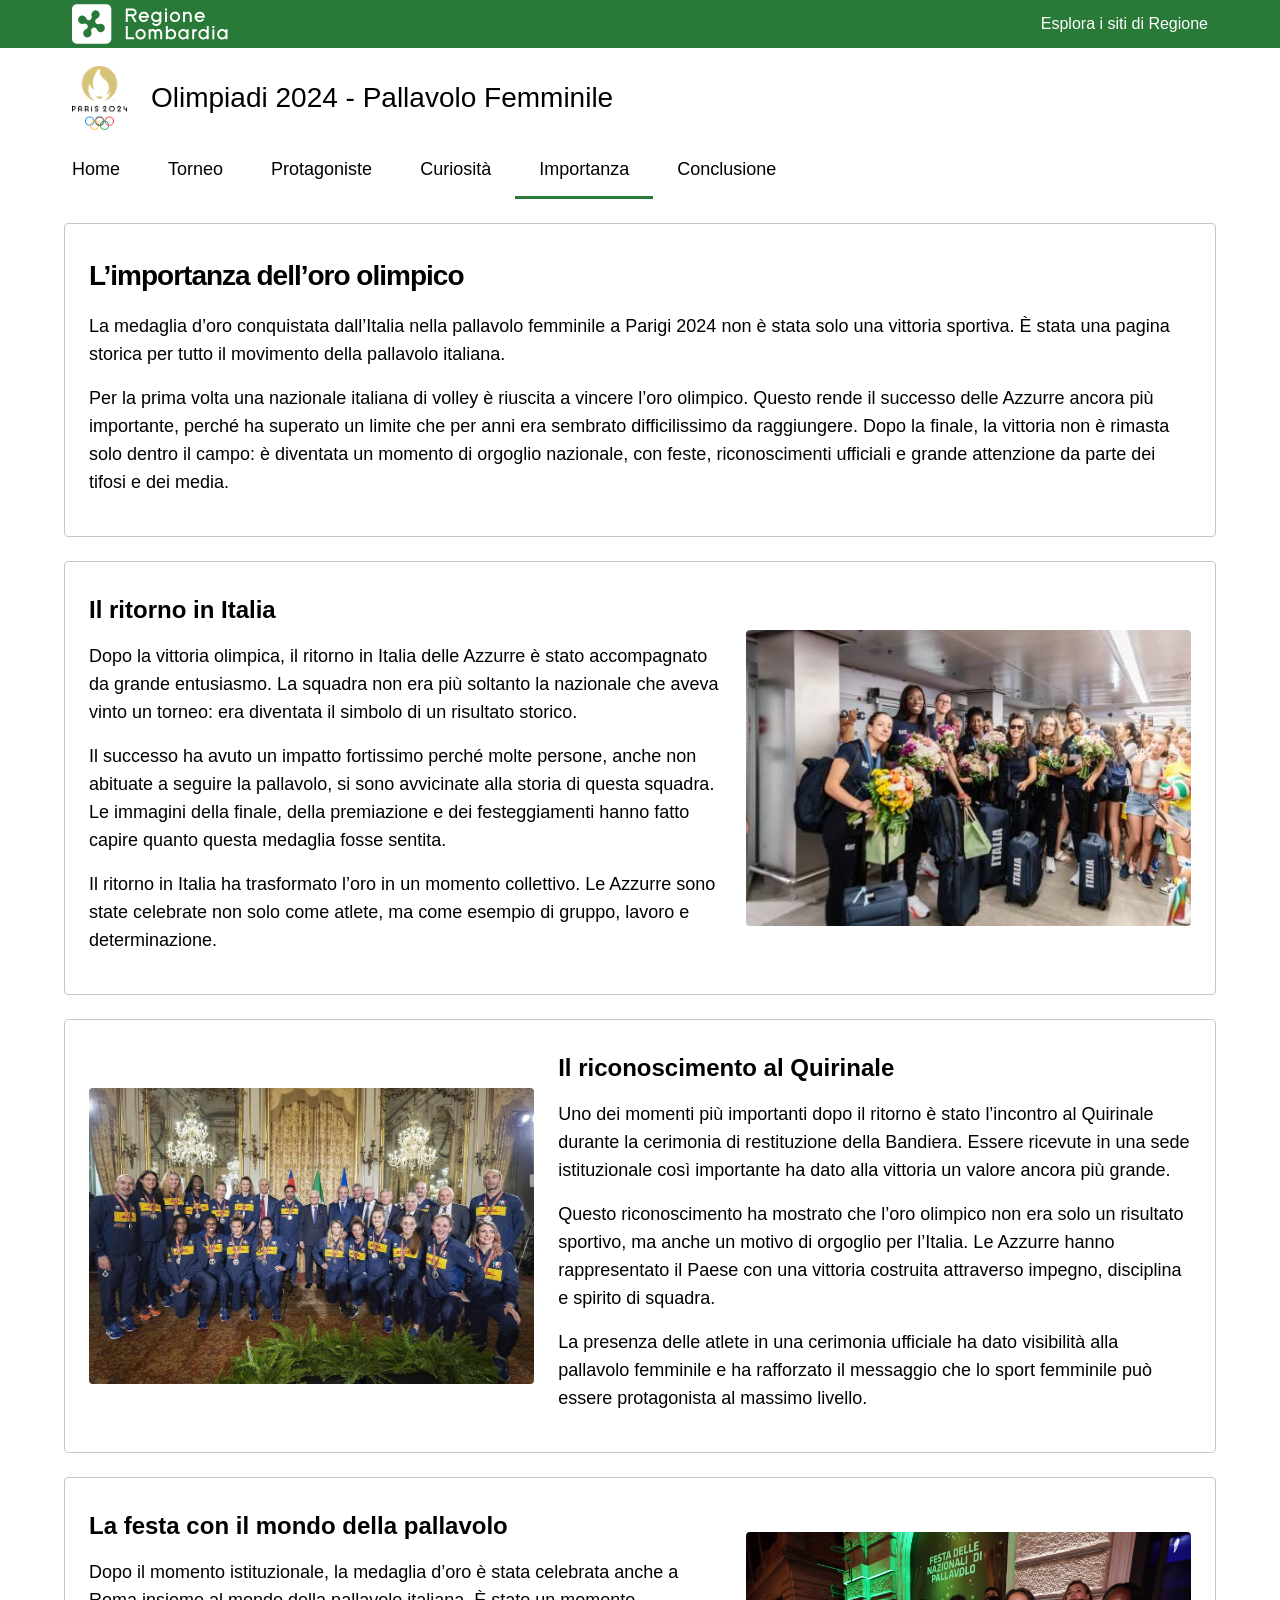
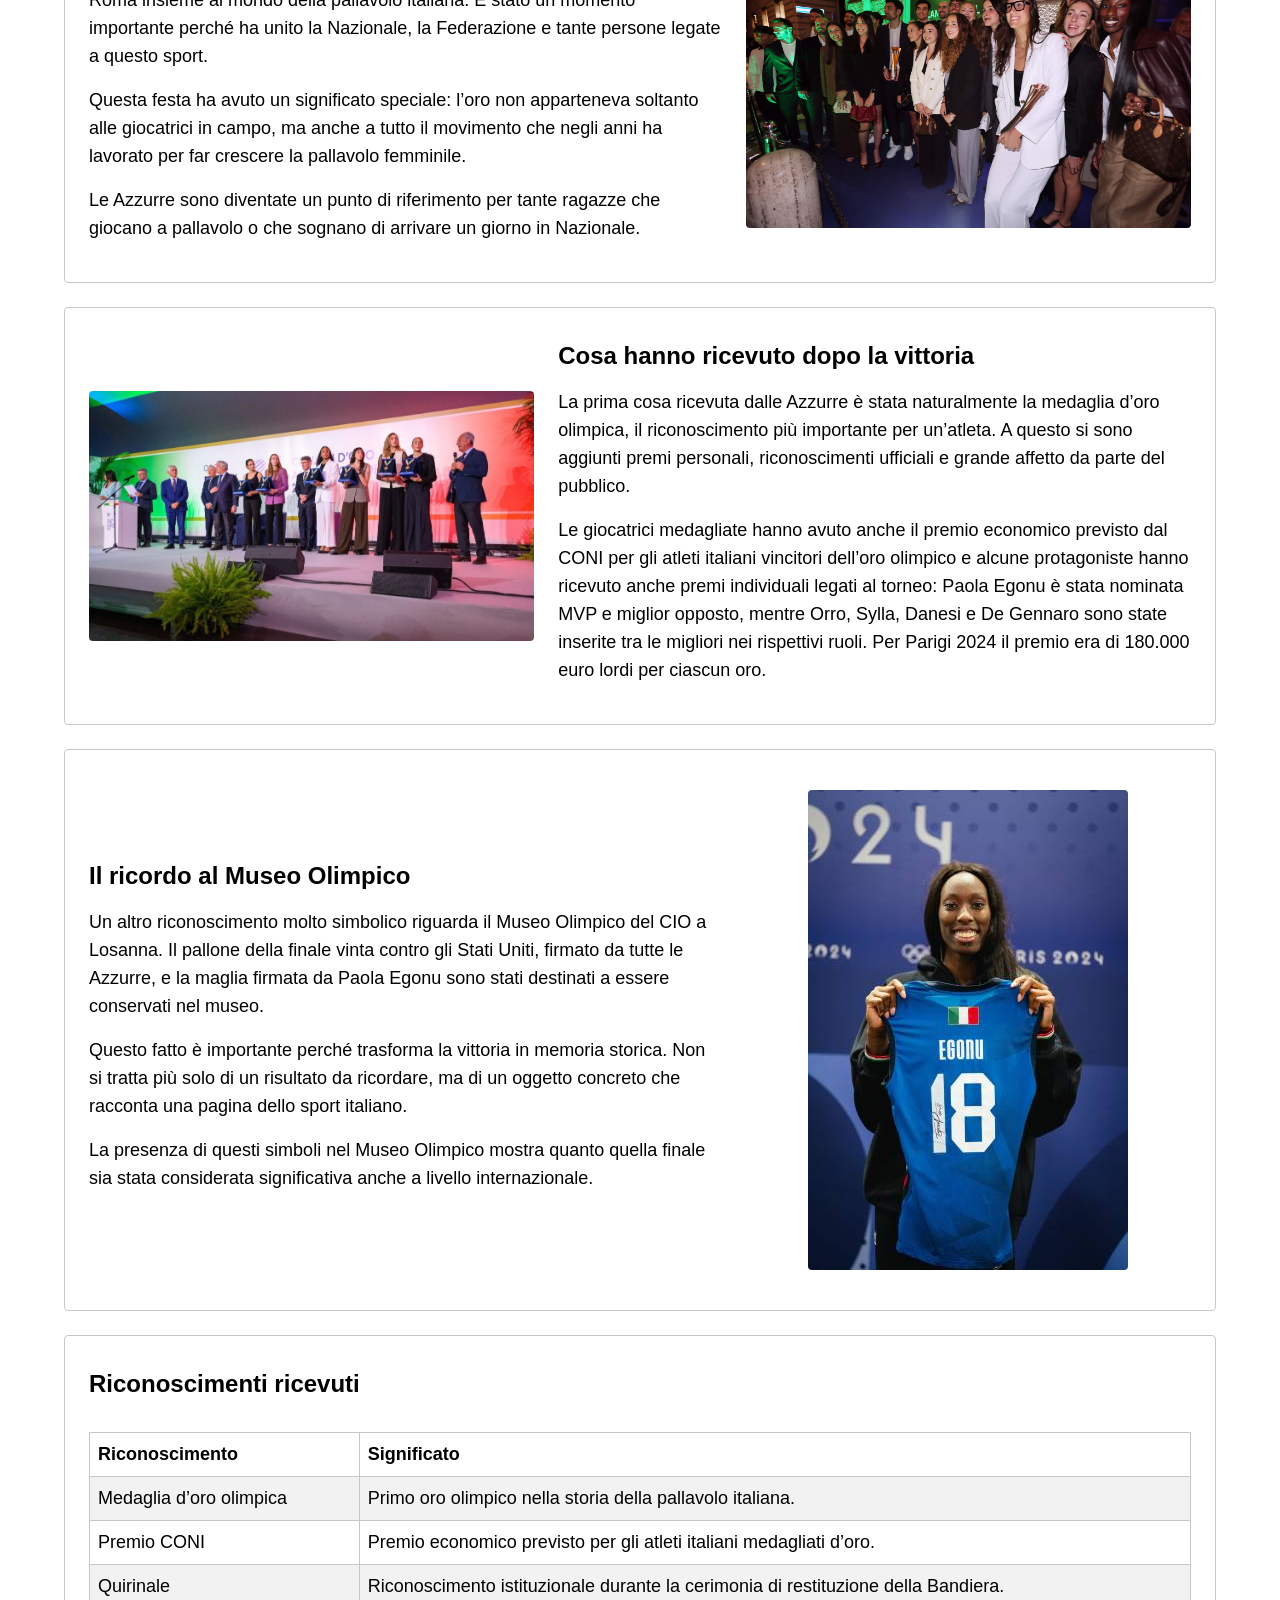
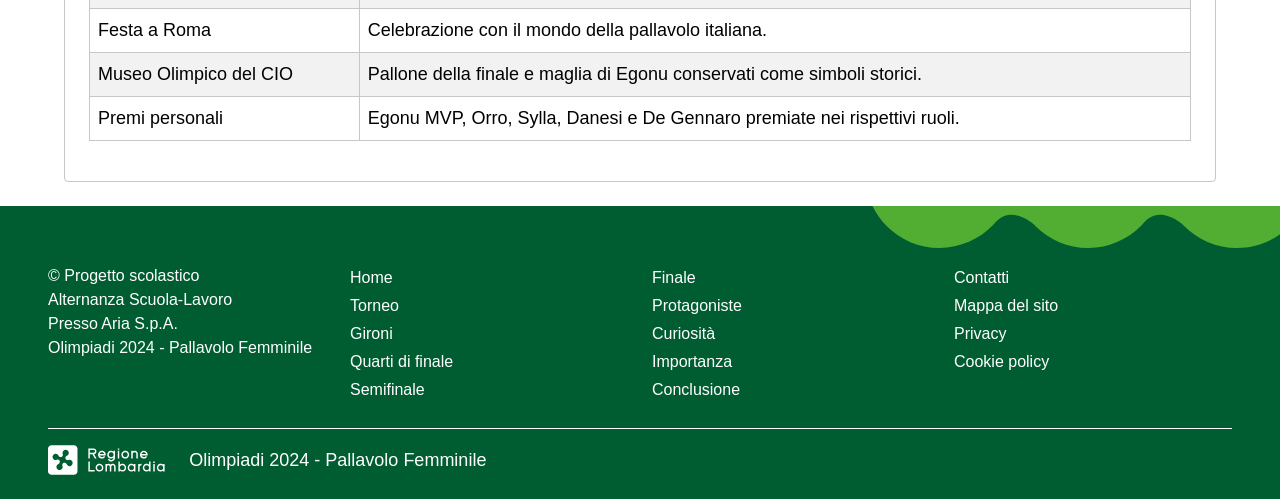
<file: importanza.html>
<!DOCTYPE html>
<html lang="it">

<head>
    <meta charset="UTF-8">

    <!-- x usarla su più dispositivi diversi -->
    <meta name="viewport" content="width=device-width, initial-scale=1.0">

    <title>Importanza - Olimpiadi 2024 Pallavolo Femminile</title>

    <link rel="stylesheet" href="librerie/bootstrap-lombardia.min.css">
	<link rel="stylesheet" href="stile.css">

</head>

<body>

	<a class="visually-hidden-focusable" href="#contenuto-principale"> vai al contenuto principale</a>

		<div w3-include-html="header-lombardia.html"></div>

		<main id="contenuto-principale" class="container my-4">

            <section class="bg-white border rounded p-4">

                <div class="row align-items-center">

                    <div>

                        <h1 class="fs-3">L’importanza dell’oro olimpico</h1>

                        <p>
                            La medaglia d’oro conquistata dall’Italia nella pallavolo femminile a Parigi 2024
                            non è stata solo una vittoria sportiva. È stata una pagina storica per tutto il
                            movimento della pallavolo italiana.
                        </p>

                        <p>
                            Per la prima volta una nazionale italiana di volley è riuscita a vincere l’oro
                            olimpico. Questo rende il successo delle Azzurre ancora più importante, perché ha
                            superato un limite che per anni era sembrato difficilissimo da raggiungere.
							
                            Dopo la finale, la vittoria non è rimasta solo dentro il campo: è diventata un
                            momento di orgoglio nazionale, con feste, riconoscimenti ufficiali e grande attenzione
                            da parte dei tifosi e dei media.
                        </p>

                    </div>

                </div>

            </section>


            <!-- ritorno in Italia -->
            <section class="bg-white border rounded p-4 mt-4">

                <div class="row align-items-center">

                    <!-- testo a sinistra -->
                    <div class="col-lg-7">

                        <h2 class="fs-4">Il ritorno in Italia</h2>

                        <p>
                            Dopo la vittoria olimpica, il ritorno in Italia delle Azzurre è stato accompagnato
                            da grande entusiasmo. La squadra non era più soltanto la nazionale che aveva vinto
                            un torneo: era diventata il simbolo di un risultato storico.
                        </p>

                        <p>
                            Il successo ha avuto un impatto fortissimo perché molte persone, anche non abituate
                            a seguire la pallavolo, si sono avvicinate alla storia di questa squadra. Le immagini
                            della finale, della premiazione e dei festeggiamenti hanno fatto capire quanto questa
                            medaglia fosse sentita.
                        </p>

                        <p>
                            Il ritorno in Italia ha trasformato l’oro in un momento collettivo. Le Azzurre sono
                            state celebrate non solo come atlete, ma come esempio di gruppo, lavoro e determinazione.
                        </p>

                    </div>

                    <!-- immagine a destra -->
                    <div class="col-lg-5 text-center">

                        <img src="foto/ritorno-italia.jpg" alt="Ritorno in Italia delle azzurre"
                            class="img-fluid rounded my-3">

                    </div>

                </div>

            </section>


            <!-- Quirinale -->
            <section class="bg-white border rounded p-4 mt-4">

                <div class="row align-items-center">

                    <!-- immagine a sinistra -->
                    <div class="col-lg-5 text-center">

                        <img src="foto/quirinale-azzurre.jpg" alt="Azzurre al Quirinale"
                            class="img-fluid rounded my-3">

                    </div>

                    <!-- testo a destra -->
                    <div class="col-lg-7">

                        <h2 class="fs-4">Il riconoscimento al Quirinale</h2>

                        <p>
                            Uno dei momenti più importanti dopo il ritorno è stato l’incontro al Quirinale
                            durante la cerimonia di restituzione della Bandiera. Essere ricevute in una sede
                            istituzionale così importante ha dato alla vittoria un valore ancora più grande.
                        </p>

                        <p>
                            Questo riconoscimento ha mostrato che l’oro olimpico non era solo un risultato
                            sportivo, ma anche un motivo di orgoglio per l’Italia. Le Azzurre hanno rappresentato
                            il Paese con una vittoria costruita attraverso impegno, disciplina e spirito di squadra.
                        </p>

                        <p>
                            La presenza delle atlete in una cerimonia ufficiale ha dato visibilità alla pallavolo
                            femminile e ha rafforzato il messaggio che lo sport femminile può essere protagonista
                            al massimo livello.
                        </p>

                    </div>

                </div>

            </section>


            <!-- festa a Roma -->
            <section class="bg-white border rounded p-4 mt-4">

                <div class="row align-items-center">

                    <!-- testo a sinistra -->
                    <div class="col-lg-7">

                        <h2 class="fs-4">La festa con il mondo della pallavolo</h2>

                        <p>
                            Dopo il momento istituzionale, la medaglia d’oro è stata celebrata anche a Roma
                            insieme al mondo della pallavolo italiana. È stato un momento importante perché
                            ha unito la Nazionale, la Federazione e tante persone legate a questo sport.
                        </p>

                        <p>
                            Questa festa ha avuto un significato speciale: l’oro non apparteneva soltanto alle
                            giocatrici in campo, ma anche a tutto il movimento che negli anni ha lavorato per
                            far crescere la pallavolo femminile.
                        </p>

                        <p>
                            Le Azzurre sono diventate un punto di riferimento per tante ragazze che giocano a
                            pallavolo o che sognano di arrivare un giorno in Nazionale.
                        </p>

                    </div>

                    <!-- immagine a destra -->
                    <div class="col-lg-5 text-center">

                        <img src="foto/festa-roma.jpg" alt="Festa a Roma per la nazionale femminile"
                            class="img-fluid rounded my-3">

                    </div>

                </div>

            </section>


            <!-- premi e riconoscimenti -->
            <section class="bg-white border rounded p-4 mt-4">

                <div class="row align-items-center">

                    <!-- immagine a sinistra -->
                    <div class="col-lg-5 text-center">

                        <img src="foto/premiazione-azzurre.jpg" alt="Premiazione delle azzurre"
                            class="img-fluid rounded my-3">

                    </div>

                    <!-- testo a destra -->
                    <div class="col-lg-7">

                        <h2 class="fs-4">Cosa hanno ricevuto dopo la vittoria</h2>

                        <p>
                            La prima cosa ricevuta dalle Azzurre è stata naturalmente la medaglia d’oro olimpica,
                            il riconoscimento più importante per un’atleta. A questo si sono aggiunti premi
                            personali, riconoscimenti ufficiali e grande affetto da parte del pubblico.
                        </p>

                        <p>
                            Le giocatrici medagliate hanno avuto anche il premio economico previsto dal CONI
                            per gli atleti italiani vincitori dell’oro olimpico e alcune protagoniste hanno ricevuto anche premi individuali legati al torneo:
                            Paola Egonu è stata nominata MVP e miglior opposto, mentre Orro, Sylla, Danesi
                            e De Gennaro sono state inserite tra le migliori nei rispettivi ruoli. Per Parigi 2024 il premio era
                            di 180.000 euro lordi per ciascun oro.
                        </p>

                    </div>

                </div>

            </section>


            <!-- museo olimpico -->
            <section class="bg-white border rounded p-4 mt-4">

                <div class="row align-items-center">

                    <!-- testo a sinistra -->
                    <div class="col-lg-7">

                        <h2 class="fs-4">Il ricordo al Museo Olimpico</h2>

                        <p>
                            Un altro riconoscimento molto simbolico riguarda il Museo Olimpico del CIO a Losanna.
                            Il pallone della finale vinta contro gli Stati Uniti, firmato da tutte le Azzurre,
                            e la maglia firmata da Paola Egonu sono stati destinati a essere conservati nel museo.
                        </p>

                        <p>
                            Questo fatto è importante perché trasforma la vittoria in memoria storica. Non si
                            tratta più solo di un risultato da ricordare, ma di un oggetto concreto che racconta
                            una pagina dello sport italiano.
                        </p>

                        <p>
                            La presenza di questi simboli nel Museo Olimpico mostra quanto quella finale sia
                            stata considerata significativa anche a livello internazionale.
                        </p>

                    </div>

                    <!-- immagine a destra -->
                    <div class="col-lg-5 text-center">

                        <img src="foto/magliaEgonu.jpg" alt="Museo Olimpico del CIO"
                            class="img-fluid rounded my-3">

                    </div>

                </div>

            </section>


            <!-- tabella finale -->
            <section class="bg-white border rounded p-4 mt-4">

                <h2 class="fs-4">Riconoscimenti ricevuti</h2>

                <div class="table-responsive">

                    <table class="table table-bordered table-striped mt-3">
                        <tr>
                            <th scope="col">Riconoscimento</th>
                            <th scope="col">Significato</th>
                        </tr>

                        <tr>
                            <td>Medaglia d’oro olimpica</td>
                            <td>
                                Primo oro olimpico nella storia della pallavolo italiana.
                            </td>
                        </tr>

                        <tr>
                            <td>Premio CONI</td>
                            <td>
                                Premio economico previsto per gli atleti italiani medagliati d’oro.
                            </td>
                        </tr>

                        <tr>
                            <td>Quirinale</td>
                            <td>
                                Riconoscimento istituzionale durante la cerimonia di restituzione della Bandiera.
                            </td>
                        </tr>

                        <tr>
                            <td>Festa a Roma</td>
                            <td>
                                Celebrazione con il mondo della pallavolo italiana.
                            </td>
                        </tr>

                        <tr>
                            <td>Museo Olimpico del CIO</td>
                            <td>
                                Pallone della finale e maglia di Egonu conservati come simboli storici.
                            </td>
                        </tr>

                        <tr>
                            <td>Premi personali</td>
                            <td>
                                Egonu MVP, Orro, Sylla, Danesi e De Gennaro premiate nei rispettivi ruoli.
                            </td>
                        </tr>
                    </table>

                </div>

            </section>

        </main>

    <div w3-include-html="footer-lombardia.html"></div>

    <script src="librerie/bootstrap-lombardia.bundle.min.js"></script>
    <script src="includer.js"></script>

    <script>
    includeHTML();

    setTimeout(function () {
        bootstrap.it25Header();

        let paginaCorrente = window.location.pathname.split("/").pop();

        if (paginaCorrente === "") {
            paginaCorrente = "index.html";
        }

        let linkMenu = document.querySelectorAll(".navbar-nav .nav-link");

        linkMenu.forEach(function (link) {
            link.classList.remove("active");

            let href = link.getAttribute("href");

            if (href === paginaCorrente) {
                link.classList.add("active");
            }
        });
    }, 300);
</script>

</body>

</html>
</file>
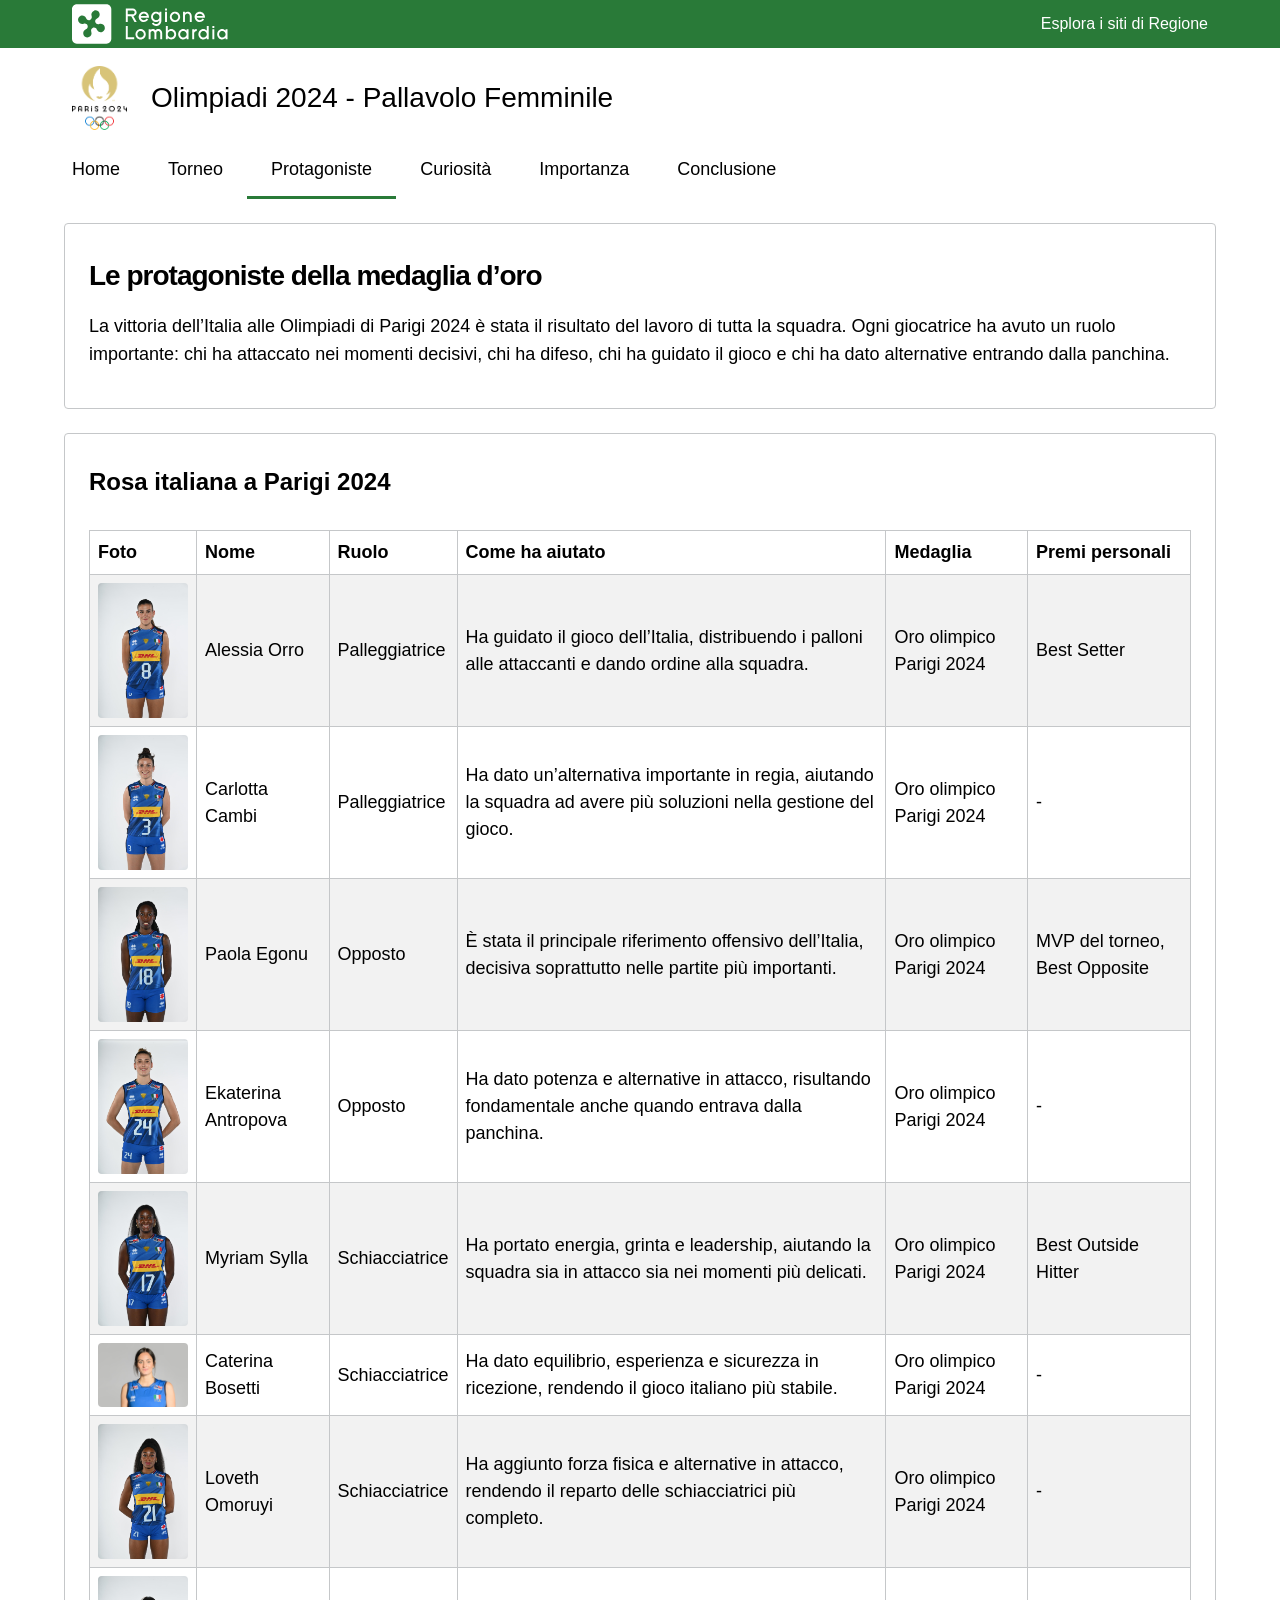
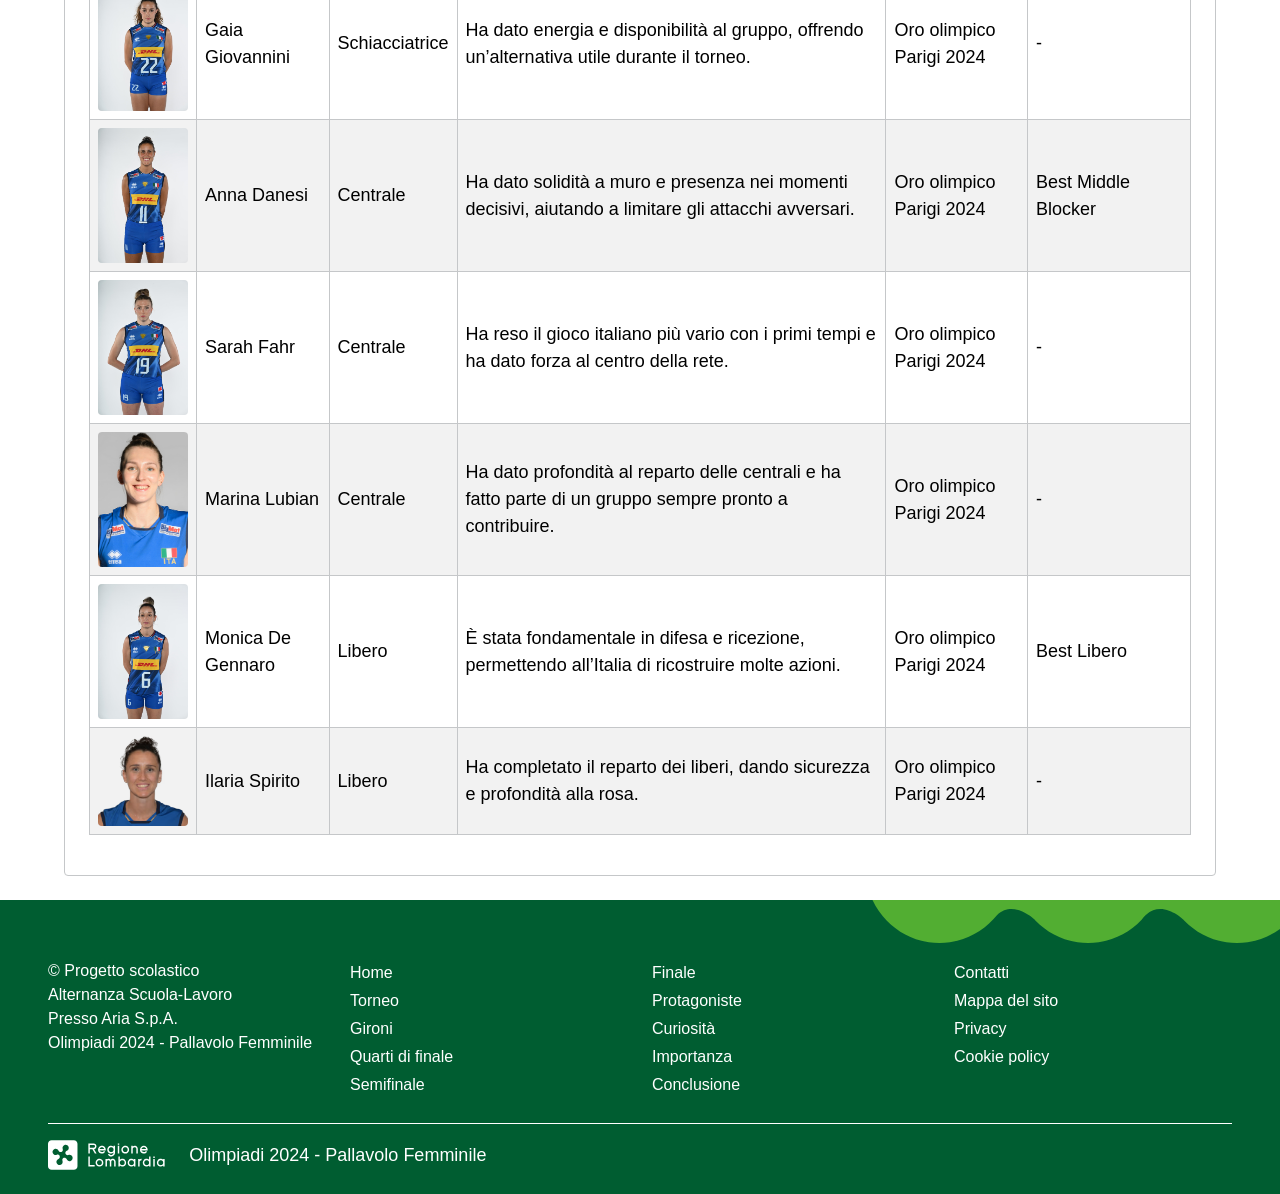
<file: protagoniste.html>
<!DOCTYPE html>
<html lang="it">

<head>
    <meta charset="UTF-8">

    <!-- x usarla su più dispositivi diversi -->
    <meta name="viewport" content="width=device-width, initial-scale=1.0">

    <title>Protagoniste - Olimpiadi 2024 Pallavolo Femminile</title>

    <link rel="stylesheet" href="librerie/bootstrap-lombardia.min.css">
	<link rel="stylesheet" href="stile.css">

</head>

<body>

	<a class="visually-hidden-focusable" href="#contenuto-principale"> vai al contenuto principale</a>

		<div w3-include-html="header-lombardia.html"></div>

		<main id="contenuto-principale" class="container my-4">

		<section class="bg-white border rounded p-4 mt-4">

			<div class="row align-items-center">

				<div class="col-12">

					<h1 class="fs-3">Le protagoniste della medaglia d’oro</h1>

					<p>
						La vittoria dell’Italia alle Olimpiadi di Parigi 2024 è stata il risultato
						del lavoro di tutta la squadra. Ogni giocatrice ha avuto un ruolo importante:
						chi ha attaccato nei momenti decisivi, chi ha difeso, chi ha guidato il gioco
						e chi ha dato alternative entrando dalla panchina.
					</p>

				</div>

			</div>

		</section>


            <!-- tabella protagoniste -->
            <section class="bg-white border rounded p-4 mt-4">

                <h2 class="fs-4">Rosa italiana a Parigi 2024</h2>

                <div class="table-responsive">

                    <table class="table table-bordered table-striped align-middle mt-3">

                        <tr>
                            <th scope="col">Foto</th>
                            <th scope="col">Nome</th>
                            <th scope="col">Ruolo</th>
                            <th scope="col">Come ha aiutato</th>
                            <th scope="col">Medaglia</th>
                            <th scope="col">Premi personali</th>
                        </tr>

                        <tr>
                            <td>
                                <img src="foto/orro.jpg" alt="Alessia Orro" width="90" class="rounded">
                            </td>
                            <td>Alessia Orro</td>
                            <td>Palleggiatrice</td>
                            <td>
                                Ha guidato il gioco dell’Italia, distribuendo i palloni alle attaccanti
                                e dando ordine alla squadra.
                            </td>
                            <td>Oro olimpico Parigi 2024</td>
                            <td>Best Setter</td>
                        </tr>

                        <tr>
                            <td>
                                <img src="foto/cambi.jpg" alt="Carlotta Cambi" width="90" class="rounded">
                            </td>
                            <td>Carlotta Cambi</td>
                            <td>Palleggiatrice</td>
                            <td>
                                Ha dato un’alternativa importante in regia, aiutando la squadra ad avere
                                più soluzioni nella gestione del gioco.
                            </td>
                            <td>Oro olimpico Parigi 2024</td>
                            <td>-</td>
                        </tr>

                        <tr>
                            <td>
                                <img src="foto/egonu.jpg" alt="Paola Egonu" width="90" class="rounded">
                            </td>
                            <td>Paola Egonu</td>
                            <td>Opposto</td>
                            <td>
                                È stata il principale riferimento offensivo dell’Italia, decisiva soprattutto
                                nelle partite più importanti.
                            </td>
                            <td>Oro olimpico Parigi 2024</td>
                            <td>MVP del torneo, Best Opposite</td>
                        </tr>

                        <tr>
                            <td>
                                <img src="foto/antropova.jpg" alt="Ekaterina Antropova" width="90" class="rounded">
                            </td>
                            <td>Ekaterina Antropova</td>
                            <td>Opposto</td>
                            <td>
                                Ha dato potenza e alternative in attacco, risultando fondamentale anche
                                quando entrava dalla panchina.
                            </td>
                            <td>Oro olimpico Parigi 2024</td>
                            <td>-</td>
                        </tr>

                        <tr>
                            <td>
                                <img src="foto/sylla.jpg" alt="Myriam Sylla" width="90" class="rounded">
                            </td>
                            <td>Myriam Sylla</td>
                            <td>Schiacciatrice</td>
                            <td>
                                Ha portato energia, grinta e leadership, aiutando la squadra sia in attacco
                                sia nei momenti più delicati.
                            </td>
                            <td>Oro olimpico Parigi 2024</td>
                            <td>Best Outside Hitter</td>
                        </tr>

                        <tr>
                            <td>
                                <img src="foto/bosetti.jpg" alt="Caterina Bosetti" width="90" class="rounded">
                            </td>
                            <td>Caterina Bosetti</td>
                            <td>Schiacciatrice</td>
                            <td>
                                Ha dato equilibrio, esperienza e sicurezza in ricezione, rendendo il gioco
                                italiano più stabile.
                            </td>
                            <td>Oro olimpico Parigi 2024</td>
                            <td>-</td>
                        </tr>

                        <tr>
                            <td>
                                <img src="foto/loveth-omoruyi.jpg" alt="Loveth Omoruyi" width="90" class="rounded">
                            </td>
                            <td>Loveth Omoruyi</td>
                            <td>Schiacciatrice</td>
                            <td>
                                Ha aggiunto forza fisica e alternative in attacco, rendendo il reparto delle
                                schiacciatrici più completo.
                            </td>
                            <td>Oro olimpico Parigi 2024</td>
                            <td>-</td>
                        </tr>

                        <tr>
                            <td>
                                <img src="foto/gaia-giovannini.jpg" alt="Gaia Giovannini" width="90" class="rounded">
                            </td>
                            <td>Gaia Giovannini</td>
                            <td>Schiacciatrice</td>
                            <td>
                                Ha dato energia e disponibilità al gruppo, offrendo un’alternativa utile
                                durante il torneo.
                            </td>
                            <td>Oro olimpico Parigi 2024</td>
                            <td>-</td>
                        </tr>

                        <tr>
                            <td>
                                <img src="foto/anna-danesi.jpg" alt="Anna Danesi" width="90" class="rounded">
                            </td>
                            <td>Anna Danesi</td>
                            <td>Centrale</td>
                            <td>
                                Ha dato solidità a muro e presenza nei momenti decisivi, aiutando a limitare
                                gli attacchi avversari.
                            </td>
                            <td>Oro olimpico Parigi 2024</td>
                            <td>Best Middle Blocker</td>
                        </tr>

                        <tr>
                            <td>
                                <img src="foto/sarah-fahr.jpg" alt="Sarah Fahr" width="90" class="rounded">
                            </td>
                            <td>Sarah Fahr</td>
                            <td>Centrale</td>
                            <td>
                                Ha reso il gioco italiano più vario con i primi tempi e ha dato forza
                                al centro della rete.
                            </td>
                            <td>Oro olimpico Parigi 2024</td>
                            <td>-</td>
                        </tr>

                        <tr>
                            <td>
                                <img src="foto/marina-lubian.jpg" alt="Marina Lubian" width="90" class="rounded">
                            </td>
                            <td>Marina Lubian</td>
                            <td>Centrale</td>
                            <td>
                                Ha dato profondità al reparto delle centrali e ha fatto parte di un gruppo
                                sempre pronto a contribuire.
                            </td>
                            <td>Oro olimpico Parigi 2024</td>
                            <td>-</td>
                        </tr>

                        <tr>
                            <td>
                                <img src="foto/monica-de-gennaro.jpg" alt="Monica De Gennaro" width="90" class="rounded">
                            </td>
                            <td>Monica De Gennaro</td>
                            <td>Libero</td>
                            <td>
                                È stata fondamentale in difesa e ricezione, permettendo all’Italia di
                                ricostruire molte azioni.
                            </td>
                            <td>Oro olimpico Parigi 2024</td>
                            <td>Best Libero</td>
                        </tr>

                        <tr>
                            <td>
                                <img src="foto/ilaria-spirito.jpg" alt="Ilaria Spirito" width="90" class="rounded">
                            </td>
                            <td>Ilaria Spirito</td>
                            <td>Libero</td>
                            <td>
                                Ha completato il reparto dei liberi, dando sicurezza e profondità alla rosa.
                            </td>
                            <td>Oro olimpico Parigi 2024</td>
                            <td>-</td>
                        </tr>

                    </table>

                </div>

            </section>

        </main>

    <div w3-include-html="footer-lombardia.html"></div>

    <script src="librerie/bootstrap-lombardia.bundle.min.js"></script>
    <script src="includer.js"></script>

    <script>
    includeHTML();

    setTimeout(function () {
        bootstrap.it25Header();

        let paginaCorrente = window.location.pathname.split("/").pop();

        if (paginaCorrente === "") {
            paginaCorrente = "index.html";
        }

        let linkMenu = document.querySelectorAll(".navbar-nav .nav-link");

        linkMenu.forEach(function (link) {
            link.classList.remove("active");

            let href = link.getAttribute("href");

            if (href === paginaCorrente) {
                link.classList.add("active");
            }
        });
    }, 300);
</script>
	
</body>

</html>
</file>
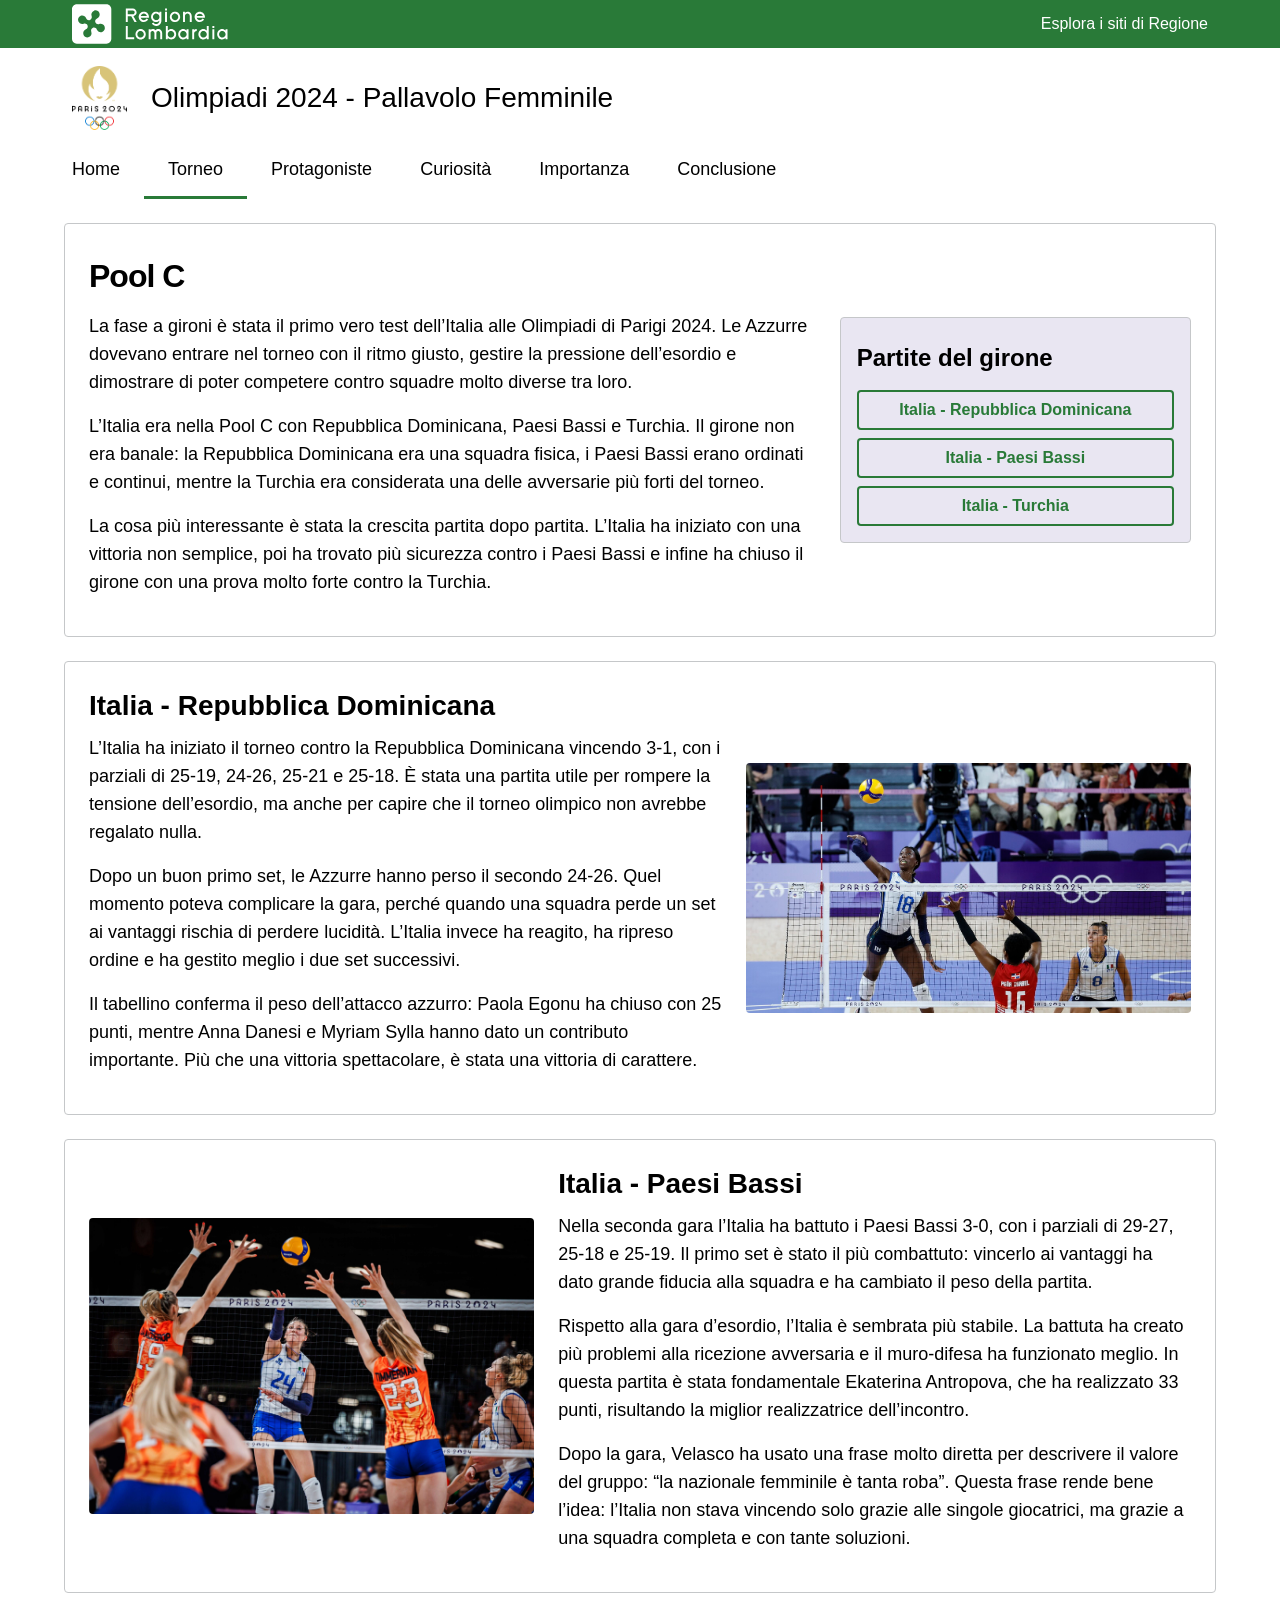
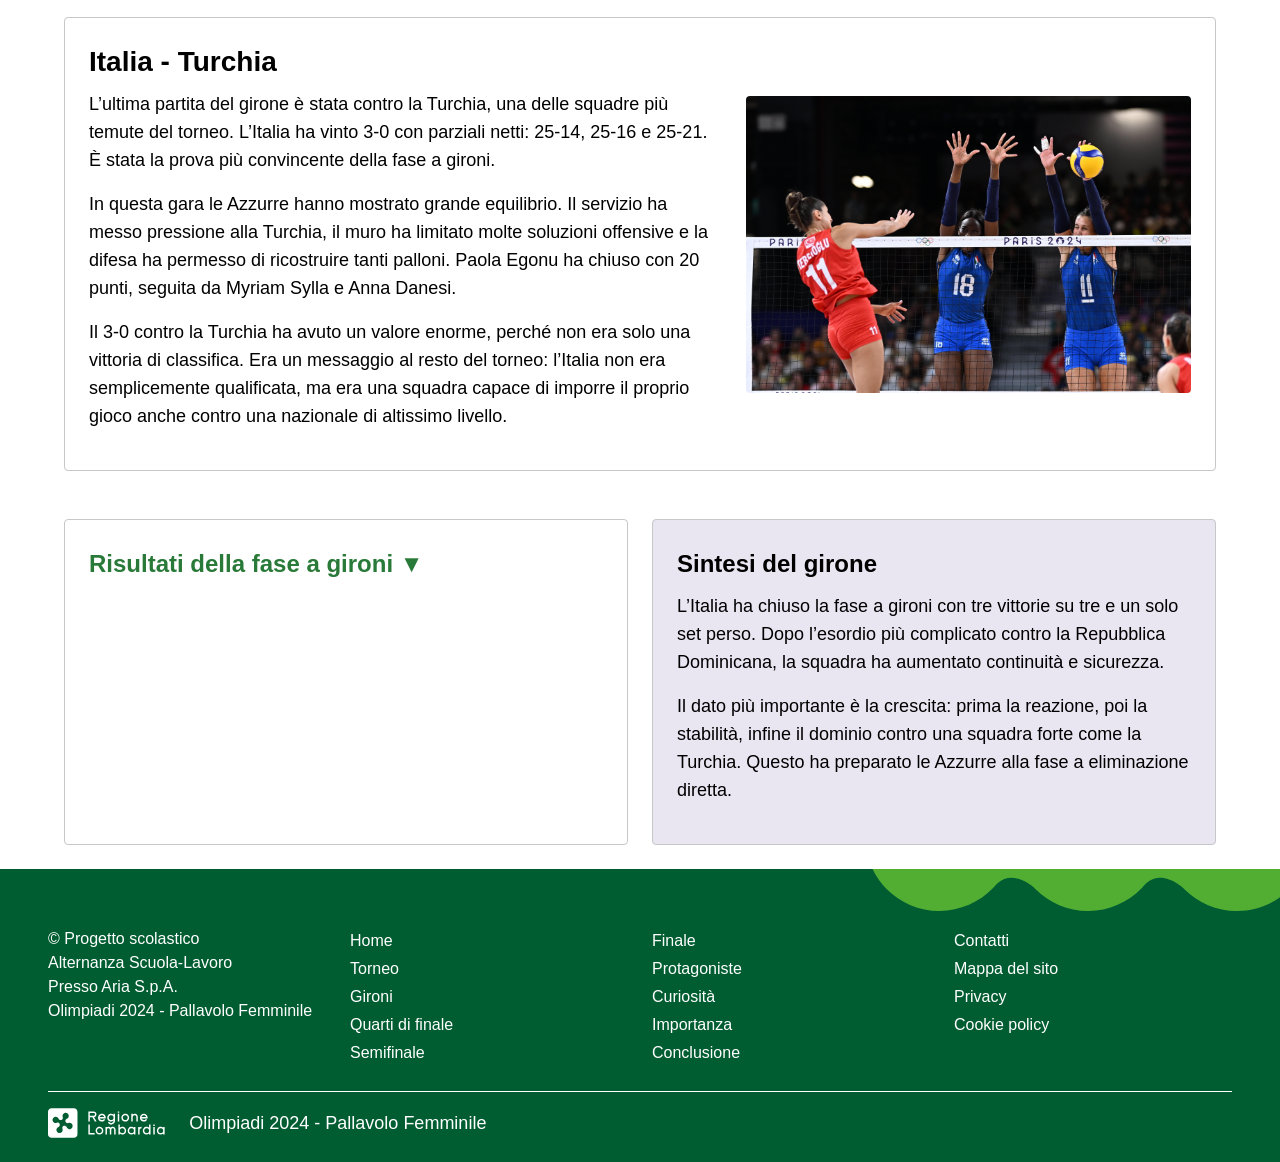
<file: qualificazioni.html>
<!DOCTYPE html>
<html lang="it">

<head>
    <meta charset="UTF-8">

    <!-- x usarla su più dispositivi diversi -->
    <meta name="viewport" content="width=device-width, initial-scale=1.0">

    <title>Qualificazioni - Olimpiadi 2024 Pallavolo Femminile</title>

    <link rel="stylesheet" href="librerie/bootstrap-lombardia.min.css">
	<link rel="stylesheet" href="stile.css">

</head>

<body>

	<a class="visually-hidden-focusable" href="#contenuto-principale"> vai al contenuto principale</a>

		<div w3-include-html="header-lombardia.html"></div>

		<main id="contenuto-principale" class="container my-4">

            <!-- introduzione con collegamenti a destra -->
            <section class="bg-white border rounded p-4 mt-4">

                <div class="row align-items-center">

                    <!-- testo a sinistra -->
                    <div class="col-lg-8">

                        <h1 class="fs-2">Pool C</h1>

                        <p>
                            La fase a gironi è stata il primo vero test dell’Italia alle Olimpiadi di Parigi 2024.
                            Le Azzurre dovevano entrare nel torneo con il ritmo giusto, gestire la pressione
                            dell’esordio e dimostrare di poter competere contro squadre molto diverse tra loro.
                        </p>

                        <p>
                            L’Italia era nella Pool C con Repubblica Dominicana, Paesi Bassi e Turchia. Il girone
                            non era banale: la Repubblica Dominicana era una squadra fisica, i Paesi Bassi erano
                            ordinati e continui, mentre la Turchia era considerata una delle avversarie più forti
                            del torneo.
                        </p>

                        <p>
                            La cosa più interessante è stata la crescita partita dopo partita. L’Italia ha iniziato
                            con una vittoria non semplice, poi ha trovato più sicurezza contro i Paesi Bassi e infine
                            ha chiuso il girone con una prova molto forte contro la Turchia.
                        </p>

                    </div>

                    <!-- collegamenti a destra -->
                    <div class="col-lg-4 mt-3 mt-lg-0">

                        <div class="bg-light border rounded p-3">
                            <h2 class="fs-4">Partite del girone</h2>

                            <a href="#rep-dominicana" class="btn btn-outline-primary w-100 mb-2">
                                Italia - Repubblica Dominicana
                            </a>

                            <a href="#paesi-bassi" class="btn btn-outline-primary w-100 mb-2">
                                Italia - Paesi Bassi
                            </a>

                            <a href="#turchia" class="btn btn-outline-primary w-100">
                                Italia - Turchia
                            </a>
                        </div>

                    </div>

                </div>

            </section>


            <!-- prima partita: testo a sinistra, immagine a destra -->
            <section id="rep-dominicana" class="bg-white border rounded p-4 mt-4">

                <div class="row align-items-center">

                    <!-- testo a sinistra -->
                    <div class="col-lg-7">

                        <h3 class="fs-3">Italia - Repubblica Dominicana</h3>

                        <p>
                            L’Italia ha iniziato il torneo contro la Repubblica Dominicana vincendo 3-1,
                            con i parziali di 25-19, 24-26, 25-21 e 25-18. È stata una partita utile per
                            rompere la tensione dell’esordio, ma anche per capire che il torneo olimpico
                            non avrebbe regalato nulla.
                        </p>

                        <p>
                            Dopo un buon primo set, le Azzurre hanno perso il secondo 24-26. Quel momento
                            poteva complicare la gara, perché quando una squadra perde un set ai vantaggi
                            rischia di perdere lucidità. L’Italia invece ha reagito, ha ripreso ordine e
                            ha gestito meglio i due set successivi.
                        </p>

                        <p>
                            Il tabellino conferma il peso dell’attacco azzurro: Paola Egonu ha chiuso con
                            25 punti, mentre Anna Danesi e Myriam Sylla hanno dato un contributo importante.
                            Più che una vittoria spettacolare, è stata una vittoria di carattere.
                        </p>

                    </div>

                    <!-- immagine a destra -->
                    <div class="col-lg-5 text-center">

                        <img src="foto/rep2.jpg" alt="Italia-Repubblica Dominicana"
                            class="img-fluid rounded my-3">

                    </div>

                </div>

            </section>


            <!-- seconda partita: immagine a sinistra, testo a destra -->
            <section id="paesi-bassi" class="bg-white border rounded p-4 mt-4">

                <div class="row align-items-center">

                    <!-- immagine a sinistra -->
                    <div class="col-lg-5 text-center">

                        <img src="foto/ola2.jpg" alt="Italia-Paesi Bassi"
                            class="img-fluid rounded my-3">

                    </div>

                    <!-- testo a destra -->
                    <div class="col-lg-7">

                        <h3 class="fs-3">Italia - Paesi Bassi</h3>

                        <p>
                            Nella seconda gara l’Italia ha battuto i Paesi Bassi 3-0, con i parziali di
                            29-27, 25-18 e 25-19. Il primo set è stato il più combattuto: vincerlo ai vantaggi
                            ha dato grande fiducia alla squadra e ha cambiato il peso della partita.
                        </p>

                        <p>
                            Rispetto alla gara d’esordio, l’Italia è sembrata più stabile. La battuta ha creato
                            più problemi alla ricezione avversaria e il muro-difesa ha funzionato meglio.
                            In questa partita è stata fondamentale Ekaterina Antropova, che ha realizzato
                            33 punti, risultando la miglior realizzatrice dell’incontro.
                        </p>

                        <p>
                            Dopo la gara, Velasco ha usato una frase molto diretta per descrivere il valore
                            del gruppo: “la nazionale femminile è tanta roba”. Questa frase rende bene l’idea:
                            l’Italia non stava vincendo solo grazie alle singole giocatrici, ma grazie a una
                            squadra completa e con tante soluzioni.
                        </p>

                    </div>

                </div>

            </section>


            <!-- terza partita: testo a sinistra, immagine a destra -->
            <section id="turchia" class="bg-white border rounded p-4 mt-4">

                <div class="row align-items-center">

                    <!-- testo a sinistra -->
                    <div class="col-lg-7">

                        <h3 class="fs-3">Italia - Turchia</h3>

                        <p>
                            L’ultima partita del girone è stata contro la Turchia, una delle squadre più temute
                            del torneo. L’Italia ha vinto 3-0 con parziali netti: 25-14, 25-16 e 25-21.
                            È stata la prova più convincente della fase a gironi.
                        </p>

                        <p>
                            In questa gara le Azzurre hanno mostrato grande equilibrio. Il servizio ha messo
                            pressione alla Turchia, il muro ha limitato molte soluzioni offensive e la difesa
                            ha permesso di ricostruire tanti palloni. Paola Egonu ha chiuso con 20 punti,
                            seguita da Myriam Sylla e Anna Danesi.
                        </p>

                        <p>
                            Il 3-0 contro la Turchia ha avuto un valore enorme, perché non era solo una vittoria
                            di classifica. Era un messaggio al resto del torneo: l’Italia non era semplicemente
                            qualificata, ma era una squadra capace di imporre il proprio gioco anche contro una
                            nazionale di altissimo livello.
                        </p>

                    </div>

                    <!-- immagine a destra -->
                    <div class="col-lg-5 text-center">

                        <img src="foto/tur2.jpg" alt="Italia-Turchia"
                            class="img-fluid rounded my-3">

                    </div>

                </div>

            </section>


            <!-- riquadri finali affiancati -->
            <div class="row mt-4 g-4">

                <!-- riquadro risultati -->
                <div class="col-lg-6">

                    <section class="bg-white border rounded p-4 h-100">

                        <h3 class="fs-4">
                            <a class="text-decoration-none" data-bs-toggle="collapse" href="#risultatiGirone"
                                role="button" aria-expanded="false" aria-controls="risultatiGirone">
                                Risultati della fase a gironi ▼
                            </a>
                        </h3>

                        <div class="collapse" id="risultatiGirone">

                            <table class="table table-bordered table-striped mt-3">
                                <tr>
                                    <th scope="col">Partita</th>
                                    <th scope="col">Risultato</th>
                                    <th scope="col">Parziali</th>
                                </tr>

                                <tr>
                                    <td>Italia - Repubblica Dominicana</td>
                                    <td>3-1</td>
                                    <td>25-19, 24-26, 25-21, 25-18</td>
                                </tr>

                                <tr>
                                    <td>Italia - Paesi Bassi</td>
                                    <td>3-0</td>
                                    <td>29-27, 25-18, 25-19</td>
                                </tr>

                                <tr>
                                    <td>Italia - Turchia</td>
                                    <td>3-0</td>
                                    <td>25-14, 25-16, 25-21</td>
                                </tr>
                            </table>

                        </div>

                    </section>

                </div>


                <!-- riquadro sintesi -->
                <div class="col-lg-6">

                    <section class="bg-light border rounded p-4 h-100">

                        <h3 class="fs-4">Sintesi del girone</h3>

                        <p>
                            L’Italia ha chiuso la fase a gironi con tre vittorie su tre e un solo set perso.
                            Dopo l’esordio più complicato contro la Repubblica Dominicana, la squadra ha
                            aumentato continuità e sicurezza.
                        </p>

                        <p>
                            Il dato più importante è la crescita: prima la reazione, poi la stabilità, infine
                            il dominio contro una squadra forte come la Turchia. Questo ha preparato le Azzurre
                            alla fase a eliminazione diretta.
                        </p>

                    </section>

                </div>

            </div>

        </main>

		<div w3-include-html="footer-lombardia.html"></div>
		
	<script src="librerie/bootstrap-lombardia.bundle.min.js"></script>
    <script src="includer.js"></script>

    <script>
    includeHTML();

    setTimeout(function () {
        bootstrap.it25Header();

        let paginaCorrente = window.location.pathname.split("/").pop();

        if (paginaCorrente === "") {
            paginaCorrente = "index.html";
        }

        let linkMenu = document.querySelectorAll(".navbar-nav .nav-link, .dropdown-item");

        linkMenu.forEach(function (link) {
            link.classList.remove("active");

            let href = link.getAttribute("href");

            if (href === paginaCorrente) {
                link.classList.add("active");

                let dropdown = link.closest(".dropdown");

                if (dropdown) {
                    let linkDropdown = dropdown.querySelector(".nav-link");
                    linkDropdown.classList.add("active");
                }
            }
        });
    }, 300);
</script>

</body>

</html>
</file>
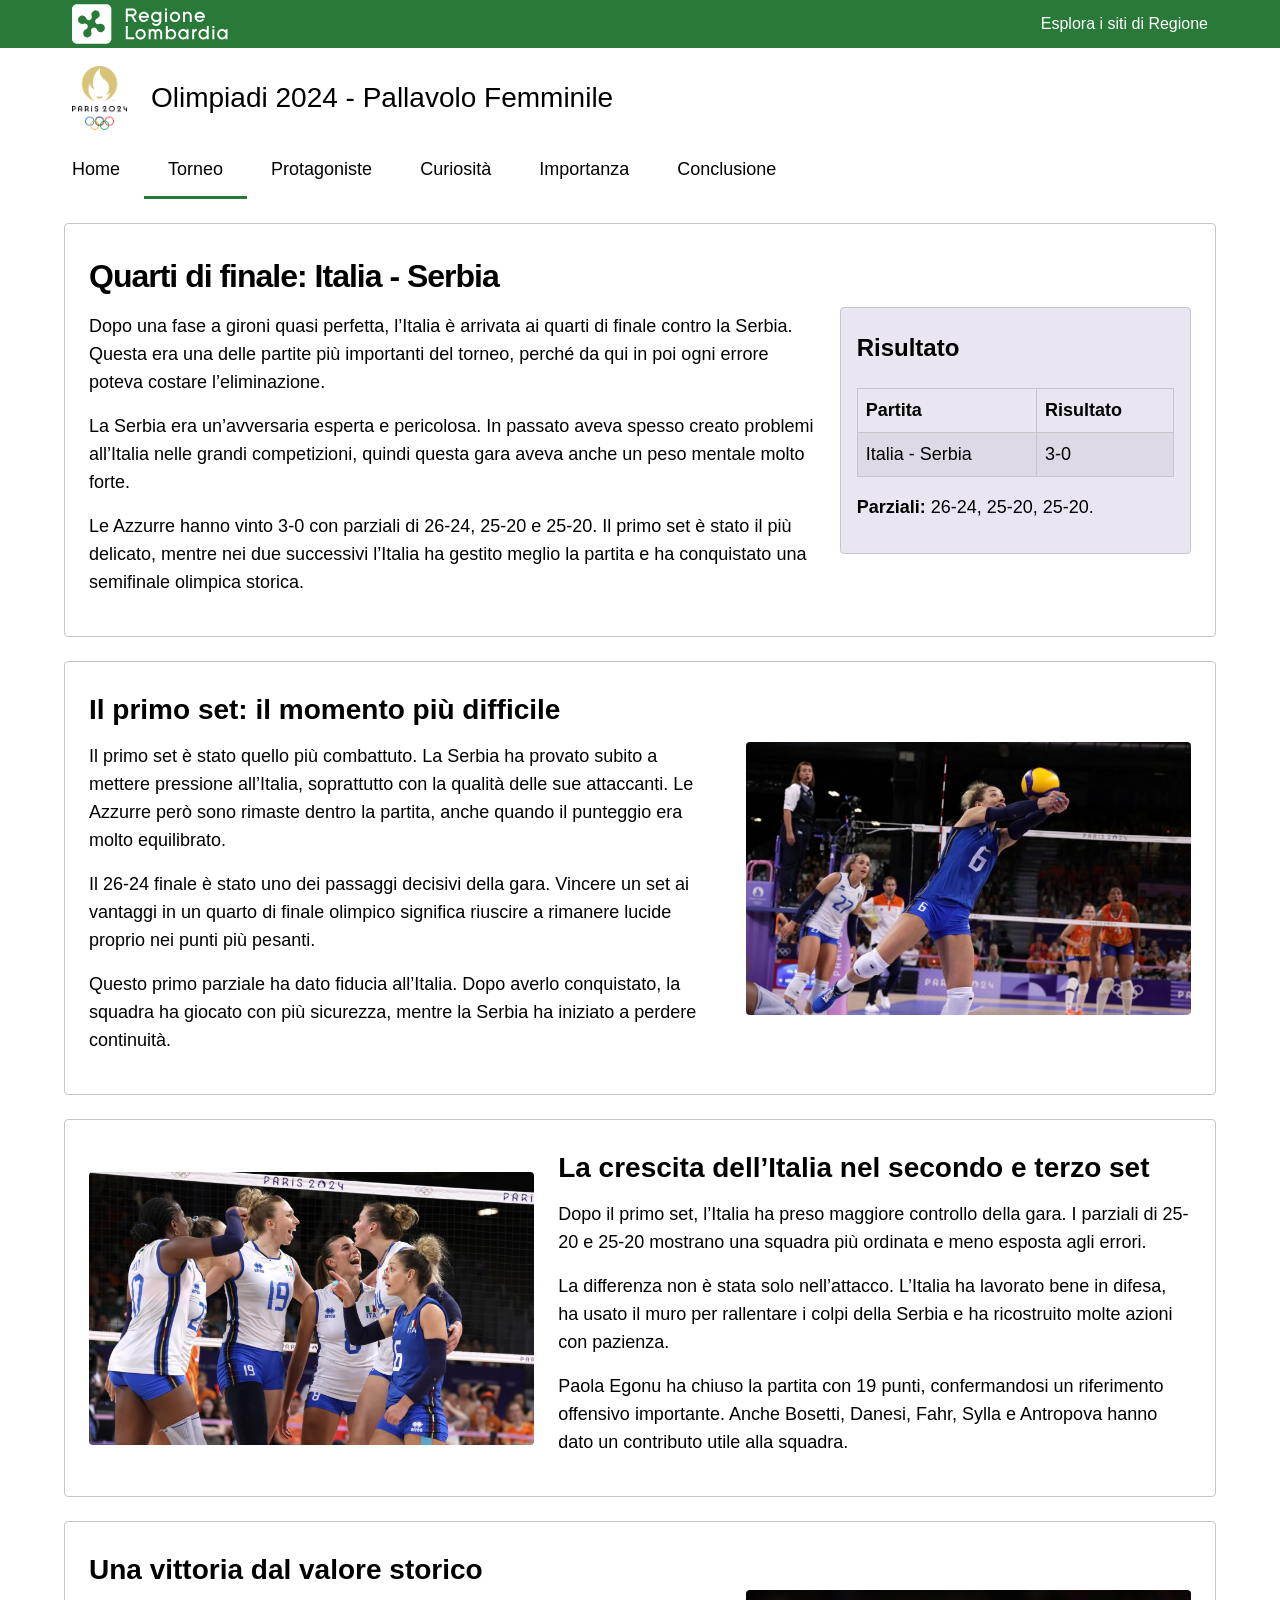
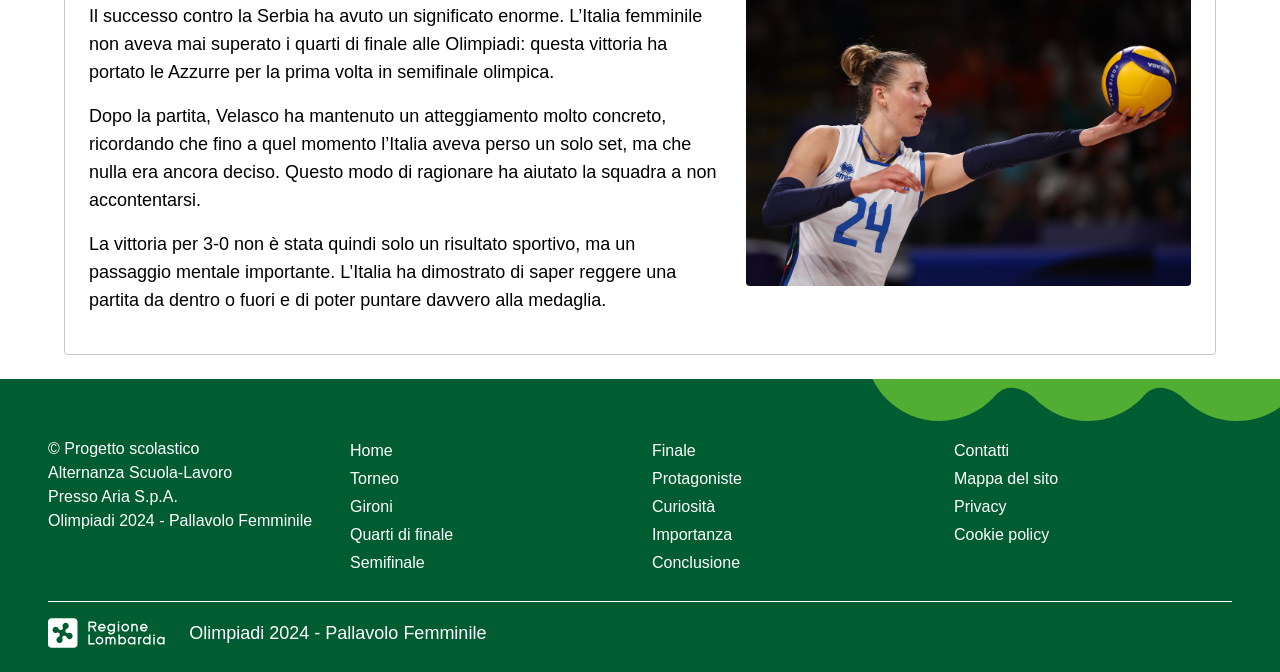
<file: quarti.html>
<!DOCTYPE html>
<html lang="it">

<head>
    <meta charset="UTF-8">

    <!-- x usarla su più dispositivi diversi -->
    <meta name="viewport" content="width=device-width, initial-scale=1.0">

    <title>Quarti di finale - Olimpiadi 2024 Pallavolo Femminile</title>

    <link rel="stylesheet" href="librerie/bootstrap-lombardia.min.css">
	<link rel="stylesheet" href="stile.css">

</head>

<body>

	<a class="visually-hidden-focusable" href="#contenuto-principale"> vai al contenuto principale</a>

		<div w3-include-html="header-lombardia.html"></div>

		<main id="contenuto-principale" class="container my-4">

            <!-- introduzione con risultato a destra -->
            <section class="bg-white border rounded p-4 mt-4">

                <div class="row align-items-center">

                    <!-- testo a sinistra -->
                    <div class="col-lg-8">

                        <h1 class="fs-2">Quarti di finale: Italia - Serbia</h1>

                        <p>
                            Dopo una fase a gironi quasi perfetta, l’Italia è arrivata ai quarti di finale
                            contro la Serbia. Questa era una delle partite più importanti del torneo, perché
                            da qui in poi ogni errore poteva costare l’eliminazione.
                        </p>

                        <p>
                            La Serbia era un’avversaria esperta e pericolosa. In passato aveva spesso creato
                            problemi all’Italia nelle grandi competizioni, quindi questa gara aveva anche un
                            peso mentale molto forte.
                        </p>

                        <p>
                            Le Azzurre hanno vinto 3-0 con parziali di 26-24, 25-20 e 25-20. Il primo set è
                            stato il più delicato, mentre nei due successivi l’Italia ha gestito meglio la partita
                            e ha conquistato una semifinale olimpica storica.
                        </p>

                    </div>

                    <!-- risultato a destra -->
                    <div class="col-lg-4 mt-3 mt-lg-0">

                        <div class="bg-light border rounded p-3">
                            <h2 class="fs-4">Risultato</h2>

                            <table class="table table-bordered table-striped mt-3">
                                <tr>
                                    <th scope="col">Partita</th>
                                    <th scope="col">Risultato</th>
                                </tr>

                                <tr>
                                    <td>Italia - Serbia</td>
                                    <td>3-0</td>
                                </tr>
                            </table>

                            <p>
                                <strong>Parziali:</strong> 26-24, 25-20, 25-20.
                            </p>
                        </div>

                    </div>

                </div>

            </section>


            <!-- prima parte: testo a sinistra, immagine a destra -->
            <section class="bg-white border rounded p-4 mt-4">

                <div class="row align-items-center">

                    <!-- testo a sinistra -->
                    <div class="col-lg-7">

                        <h2 class="fs-3">Il primo set: il momento più difficile</h2>

                        <p>
                            Il primo set è stato quello più combattuto. La Serbia ha provato subito a mettere
                            pressione all’Italia, soprattutto con la qualità delle sue attaccanti. Le Azzurre
                            però sono rimaste dentro la partita, anche quando il punteggio era molto equilibrato.
                        </p>

                        <p>
                            Il 26-24 finale è stato uno dei passaggi decisivi della gara. Vincere un set ai
                            vantaggi in un quarto di finale olimpico significa riuscire a rimanere lucide proprio
                            nei punti più pesanti.
                        </p>

                        <p>
                            Questo primo parziale ha dato fiducia all’Italia. Dopo averlo conquistato, la squadra
                            ha giocato con più sicurezza, mentre la Serbia ha iniziato a perdere continuità.
                        </p>

                    </div>

                    <!-- immagine a destra -->
                    <div class="col-lg-5 text-center">

                        <img src="foto/quarti44.jpg" alt="Italia-Serbia quarti di finale"
                            class="img-fluid rounded my-3">

                    </div>

                </div>

            </section>


            <!-- seconda parte: immagine a sinistra, testo a destra -->
            <section class="bg-white border rounded p-4 mt-4">

                <div class="row align-items-center">

                    <!-- immagine a sinistra -->
                    <div class="col-lg-5 text-center">

                        <img src="foto/quarti144.jpg" alt="Azzurre durante Italia-Serbia"
                            class="img-fluid rounded my-3">

                    </div>

                    <!-- testo a destra -->
                    <div class="col-lg-7">

                        <h2 class="fs-3">La crescita dell’Italia nel secondo e terzo set</h2>

                        <p>
                            Dopo il primo set, l’Italia ha preso maggiore controllo della gara. I parziali di
                            25-20 e 25-20 mostrano una squadra più ordinata e meno esposta agli errori.
                        </p>

                        <p>
                            La differenza non è stata solo nell’attacco. L’Italia ha lavorato bene in difesa,
                            ha usato il muro per rallentare i colpi della Serbia e ha ricostruito molte azioni
                            con pazienza.
                        </p>

                        <p>
                            Paola Egonu ha chiuso la partita con 19 punti, confermandosi un riferimento offensivo
                            importante. Anche Bosetti, Danesi, Fahr, Sylla e Antropova hanno dato un contributo
                            utile alla squadra.
                        </p>

                    </div>

                </div>

            </section>


            <!-- terza parte: testo a sinistra, immagine a destra -->
            <section class="bg-white border rounded p-4 mt-4">

                <div class="row align-items-center">

                    <!-- testo a sinistra -->
                    <div class="col-lg-7">

                        <h2 class="fs-3">Una vittoria dal valore storico</h2>

                        <p>
                            Il successo contro la Serbia ha avuto un significato enorme. L’Italia femminile
                            non aveva mai superato i quarti di finale alle Olimpiadi: questa vittoria ha portato
                            le Azzurre per la prima volta in semifinale olimpica.
                        </p>

                        <p>
                            Dopo la partita, Velasco ha mantenuto un atteggiamento molto concreto, ricordando
                            che fino a quel momento l’Italia aveva perso un solo set, ma che nulla era ancora
                            deciso. Questo modo di ragionare ha aiutato la squadra a non accontentarsi.
                        </p>

                        <p>
                            La vittoria per 3-0 non è stata quindi solo un risultato sportivo, ma un passaggio
                            mentale importante. L’Italia ha dimostrato di saper reggere una partita da dentro
                            o fuori e di poter puntare davvero alla medaglia.
                        </p>

                    </div>

                    <!-- immagine a destra -->
                    <div class="col-lg-5 text-center">

                        <img src="foto/quarti244.jpg" alt="Nazionale italiana pallavolo femminile"
                            class="img-fluid rounded my-3">

                    </div>

                </div>

            </section>

        </main>

    <div w3-include-html="footer-lombardia.html"></div>


    <script src="librerie/bootstrap-lombardia.bundle.min.js"></script>
    <script src="includer.js"></script>

    <script>
    includeHTML();

    setTimeout(function () {
        bootstrap.it25Header();

        let paginaCorrente = window.location.pathname.split("/").pop();

        if (paginaCorrente === "") {
            paginaCorrente = "index.html";
        }

        let linkMenu = document.querySelectorAll(".navbar-nav .nav-link, .dropdown-item");

        linkMenu.forEach(function (link) {
            link.classList.remove("active");

            let href = link.getAttribute("href");

            if (href === paginaCorrente) {
                link.classList.add("active");

                let dropdown = link.closest(".dropdown");

                if (dropdown) {
                    let linkDropdown = dropdown.querySelector(".nav-link");
                    linkDropdown.classList.add("active");
                }
            }
        });
    }, 300);
</script>
	
</body>

</html>
</file>
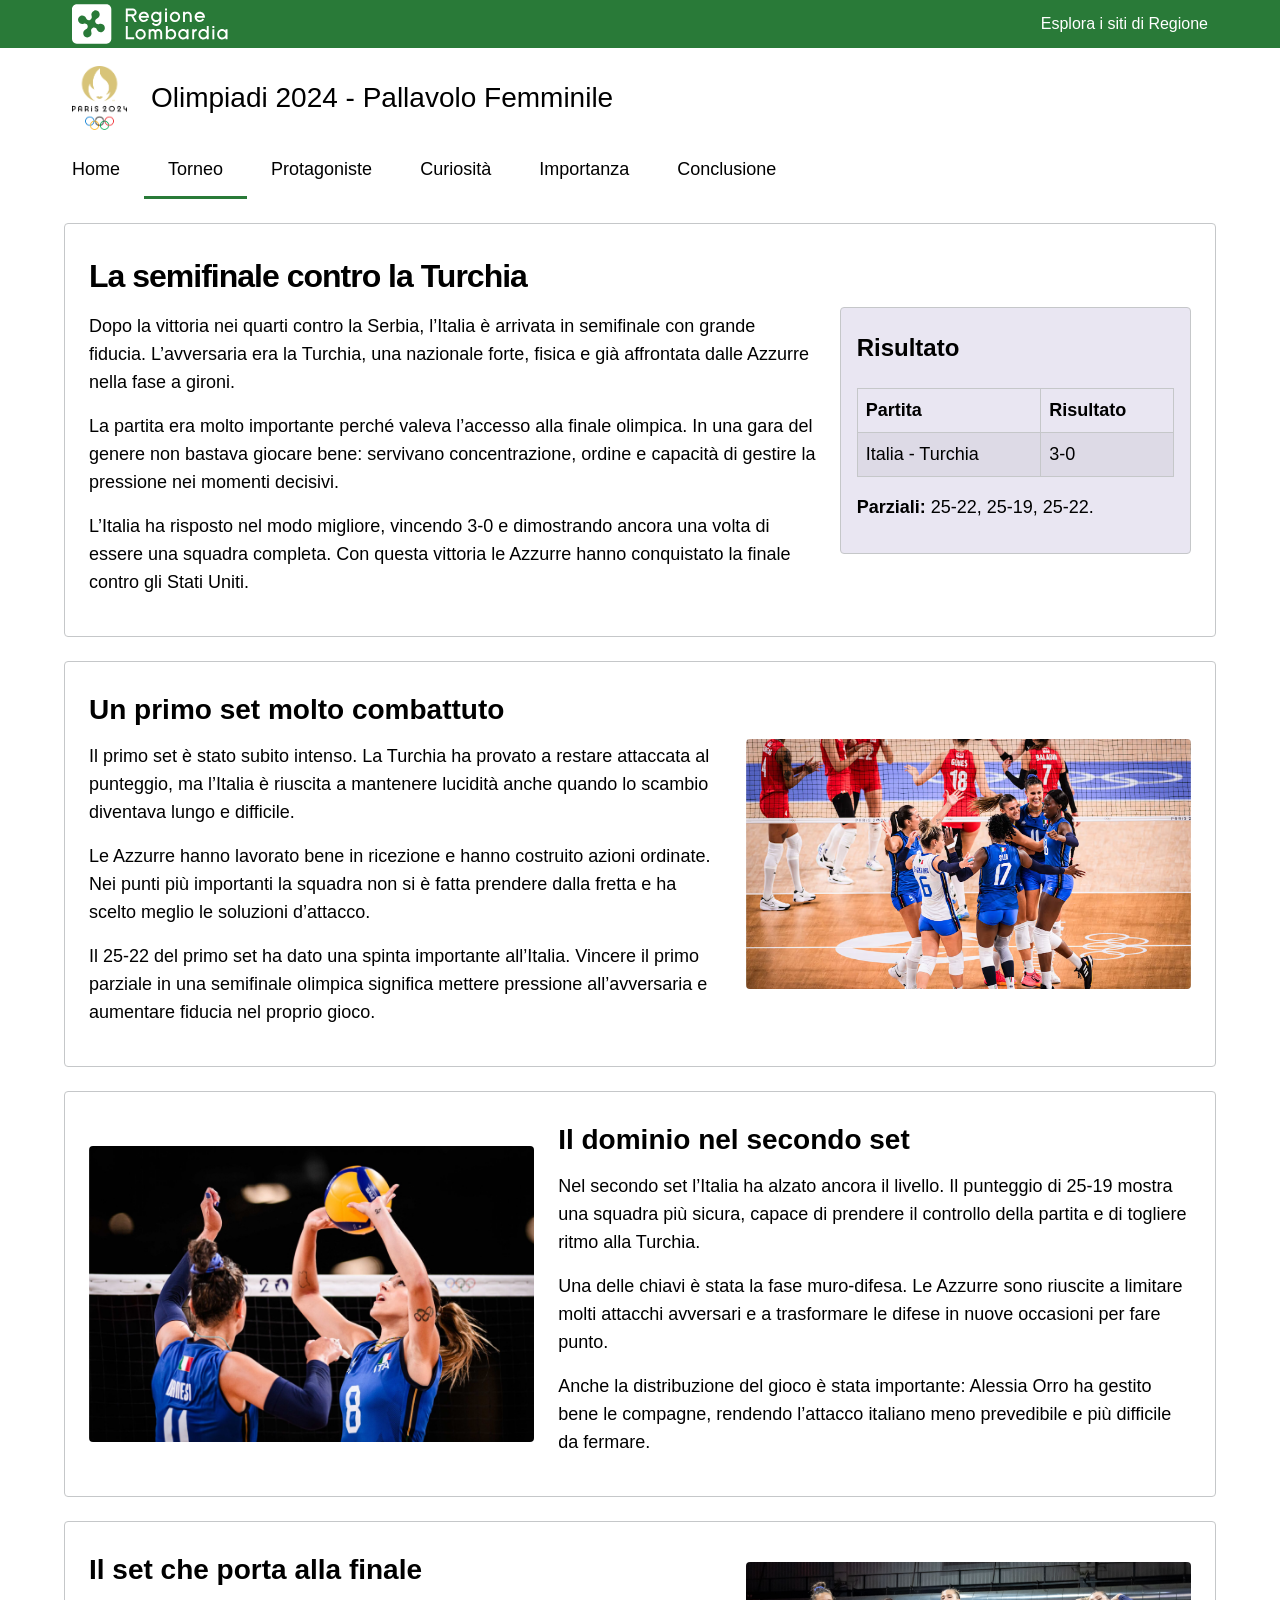
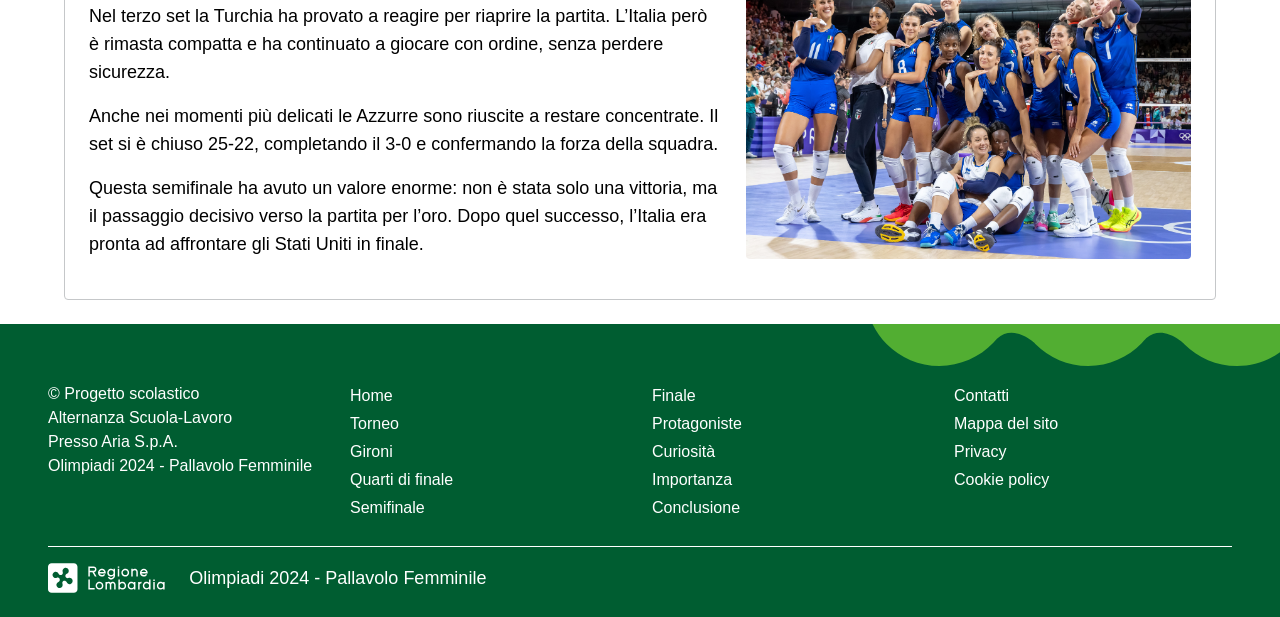
<file: semi.html>
<!DOCTYPE html>
<html lang="it">

<head>
    <meta charset="UTF-8">

    <!-- x usarla su più dispositivi diversi -->
    <meta name="viewport" content="width=device-width, initial-scale=1.0">

    <title>Semifinale - Olimpiadi 2024 Pallavolo Femminile</title>

    <link rel="stylesheet" href="librerie/bootstrap-lombardia.min.css">
	<link rel="stylesheet" href="stile.css">

</head>

<body>

	<a class="visually-hidden-focusable" href="#contenuto-principale"> vai al contenuto principale</a>

		<div w3-include-html="header-lombardia.html"></div>

		<main id="contenuto-principale" class="container my-4">

            <!-- introduzione con risultato a destra -->
            <section class="bg-white border rounded p-4 mt-4">

                <div class="row align-items-center">

                    <!-- testo a sinistra -->
                    <div class="col-lg-8">

                        <h1 class="fs-2">La semifinale contro la Turchia</h1>

                        <p>
                            Dopo la vittoria nei quarti contro la Serbia, l’Italia è arrivata in semifinale
                            con grande fiducia. L’avversaria era la Turchia, una nazionale forte, fisica e
                            già affrontata dalle Azzurre nella fase a gironi.
                        </p>

                        <p>
                            La partita era molto importante perché valeva l’accesso alla finale olimpica.
                            In una gara del genere non bastava giocare bene: servivano concentrazione, ordine
                            e capacità di gestire la pressione nei momenti decisivi.
                        </p>

                        <p>
                            L’Italia ha risposto nel modo migliore, vincendo 3-0 e dimostrando ancora una volta
                            di essere una squadra completa. Con questa vittoria le Azzurre hanno conquistato
                            la finale contro gli Stati Uniti.
                        </p>

                    </div>

                    <!-- risultato a destra -->
                    <div class="col-lg-4 mt-3 mt-lg-0">

                        <div class="bg-light border rounded p-3">
                            <h2 class="fs-4">Risultato</h2>

                            <table class="table table-bordered table-striped mt-3">
                                <tr>
                                    <th scope="col">Partita</th>
                                    <th scope="col">Risultato</th>
                                </tr>

                                <tr>
                                    <td>Italia - Turchia</td>
                                    <td>3-0</td>
                                </tr>
                            </table>

                            <p>
                                <strong>Parziali:</strong> 25-22, 25-19, 25-22.
                            </p>
                        </div>

                    </div>

                </div>

            </section>


            <!-- prima sezione -->
            <section class="bg-white border rounded p-4 mt-4">

                <div class="row align-items-center">

                    <!-- testo a sinistra -->
                    <div class="col-lg-7">

                        <h2 class="fs-3">Un primo set molto combattuto</h2>

                        <p>
                            Il primo set è stato subito intenso. La Turchia ha provato a restare attaccata
                            al punteggio, ma l’Italia è riuscita a mantenere lucidità anche quando lo scambio
                            diventava lungo e difficile.
                        </p>

                        <p>
                            Le Azzurre hanno lavorato bene in ricezione e hanno costruito azioni ordinate.
                            Nei punti più importanti la squadra non si è fatta prendere dalla fretta e ha
                            scelto meglio le soluzioni d’attacco.
                        </p>

                        <p>
                            Il 25-22 del primo set ha dato una spinta importante all’Italia. Vincere il primo
                            parziale in una semifinale olimpica significa mettere pressione all’avversaria e
                            aumentare fiducia nel proprio gioco.
                        </p>

                    </div>

                    <!-- immagine a destra -->
                    <div class="col-lg-5 text-center">

                        <img src="foto/fin2.jpg" alt="Italia-Turchia semifinale"
                            class="img-fluid rounded my-3">

                    </div>

                </div>

            </section>


            <!-- seconda sezione -->
            <section class="bg-white border rounded p-4 mt-4">

                <div class="row align-items-center">

                    <!-- immagine a sinistra -->
                    <div class="col-lg-5 text-center">

                        <img src="foto/fin1.jpg" alt="Italia contro Turchia"
                            class="img-fluid rounded my-3">

                    </div>

                    <!-- testo a destra -->
                    <div class="col-lg-7">

                        <h2 class="fs-3">Il dominio nel secondo set</h2>

                        <p>
                            Nel secondo set l’Italia ha alzato ancora il livello. Il punteggio di 25-19 mostra
                            una squadra più sicura, capace di prendere il controllo della partita e di togliere
                            ritmo alla Turchia.
                        </p>

                        <p>
                            Una delle chiavi è stata la fase muro-difesa. Le Azzurre sono riuscite a limitare
                            molti attacchi avversari e a trasformare le difese in nuove occasioni per fare punto.
                        </p>

                        <p>
                            Anche la distribuzione del gioco è stata importante: Alessia Orro ha gestito bene
                            le compagne, rendendo l’attacco italiano meno prevedibile e più difficile da fermare.
                        </p>

                    </div>

                </div>

            </section>


            <!-- terza sezione -->
            <section class="bg-white border rounded p-4 mt-4">

                <div class="row align-items-center">

                    <!-- testo a sinistra -->
                    <div class="col-lg-7">

                        <h2 class="fs-3">Il set che porta alla finale</h2>

                        <p>
                            Nel terzo set la Turchia ha provato a reagire per riaprire la partita. L’Italia però
                            è rimasta compatta e ha continuato a giocare con ordine, senza perdere sicurezza.
                        </p>

                        <p>
                            Anche nei momenti più delicati le Azzurre sono riuscite a restare concentrate.
                            Il set si è chiuso 25-22, completando il 3-0 e confermando la forza della squadra.
                        </p>

                        <p>
                            Questa semifinale ha avuto un valore enorme: non è stata solo una vittoria, ma il
                            passaggio decisivo verso la partita per l’oro. Dopo quel successo, l’Italia era pronta
                            ad affrontare gli Stati Uniti in finale.
                        </p>

                    </div>

                    <!-- immagine a destra -->
                    <div class="col-lg-5 text-center">

                        <img src="foto/fin3.jpg" alt="Italia verso la finale"
                            class="img-fluid rounded my-3">

                    </div>

                </div>

            </section>

        </main>

    <div w3-include-html="footer-lombardia.html"></div>

    <script src="librerie/bootstrap-lombardia.bundle.min.js"></script>
    <script src="includer.js"></script>

    <script>
    includeHTML();

    setTimeout(function () {
        bootstrap.it25Header();

        let paginaCorrente = window.location.pathname.split("/").pop();

        if (paginaCorrente === "") {
            paginaCorrente = "index.html";
        }

        let linkMenu = document.querySelectorAll(".navbar-nav .nav-link, .dropdown-item");

        linkMenu.forEach(function (link) {
            link.classList.remove("active");

            let href = link.getAttribute("href");

            if (href === paginaCorrente) {
                link.classList.add("active");

                let dropdown = link.closest(".dropdown");

                if (dropdown) {
                    let linkDropdown = dropdown.querySelector(".nav-link");
                    linkDropdown.classList.add("active");
                }
            }
        });
    }, 300);
</script>

</body>

</html>
</file>
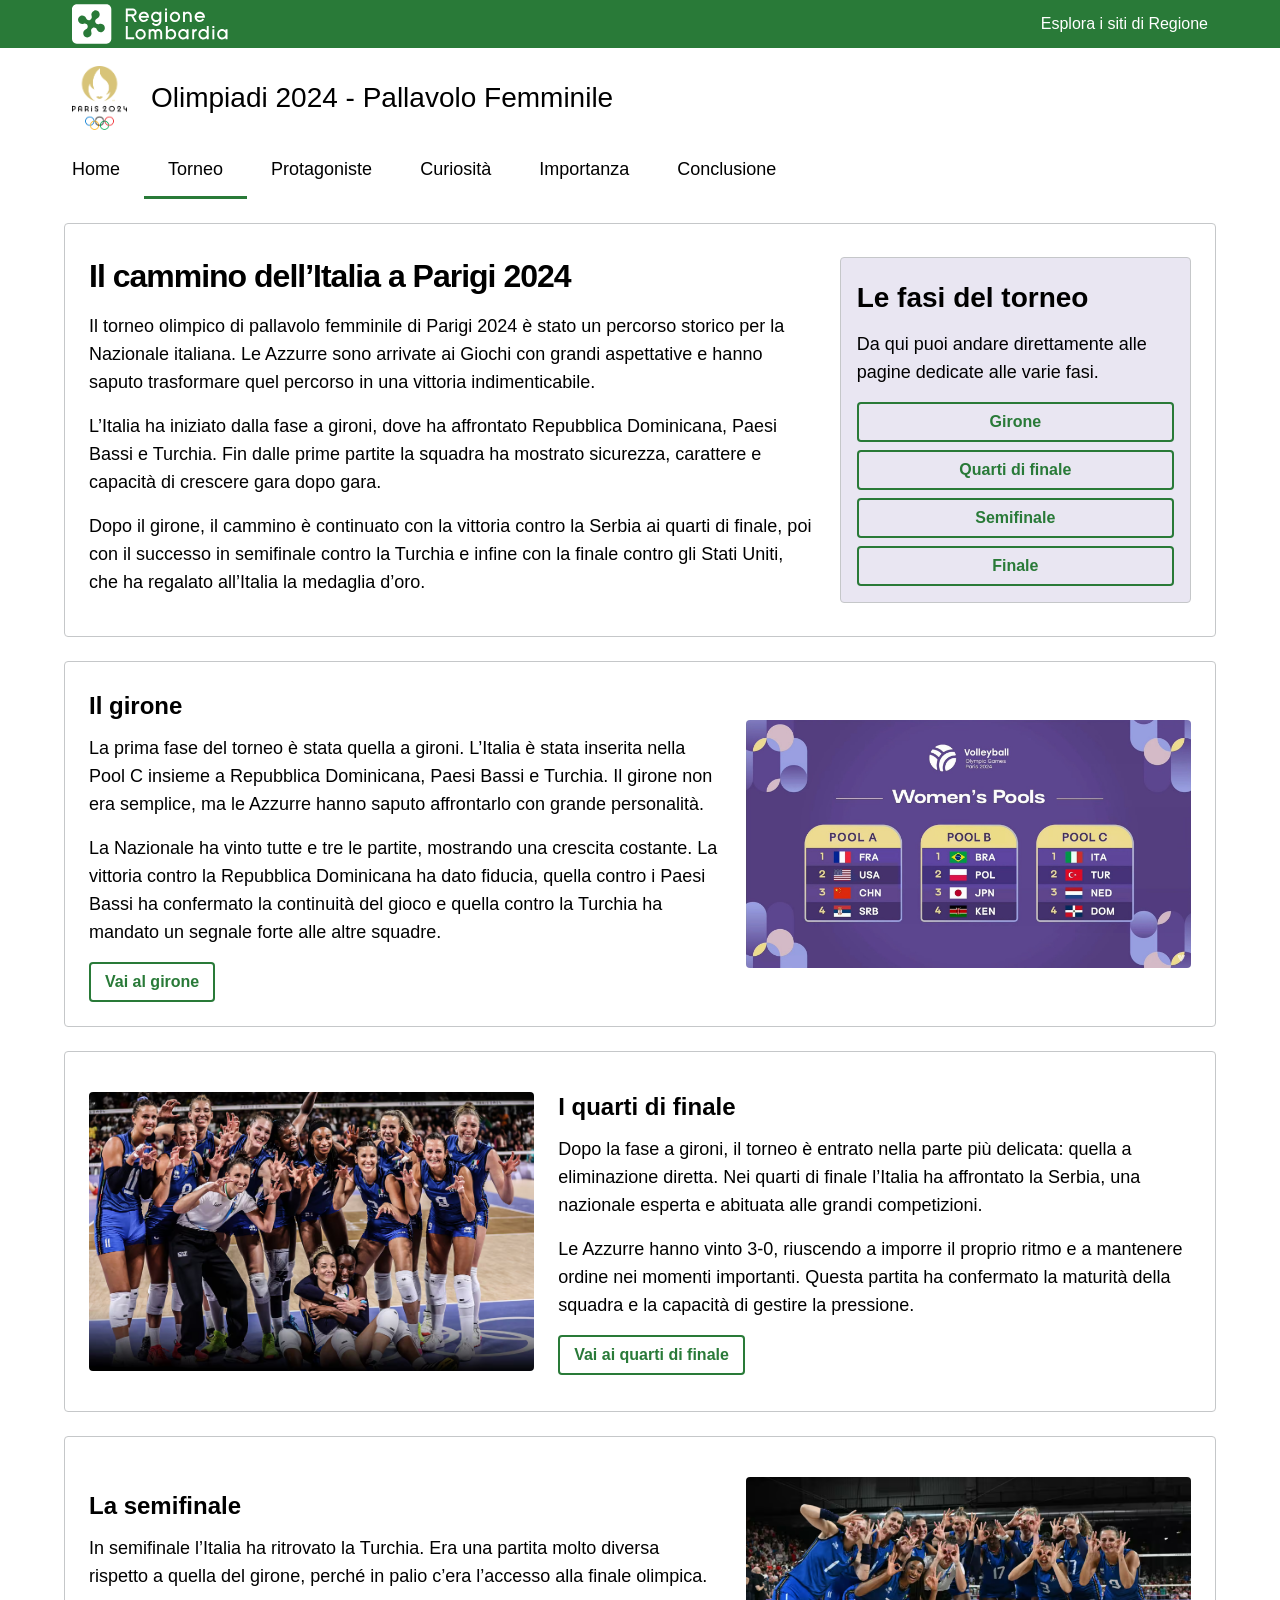
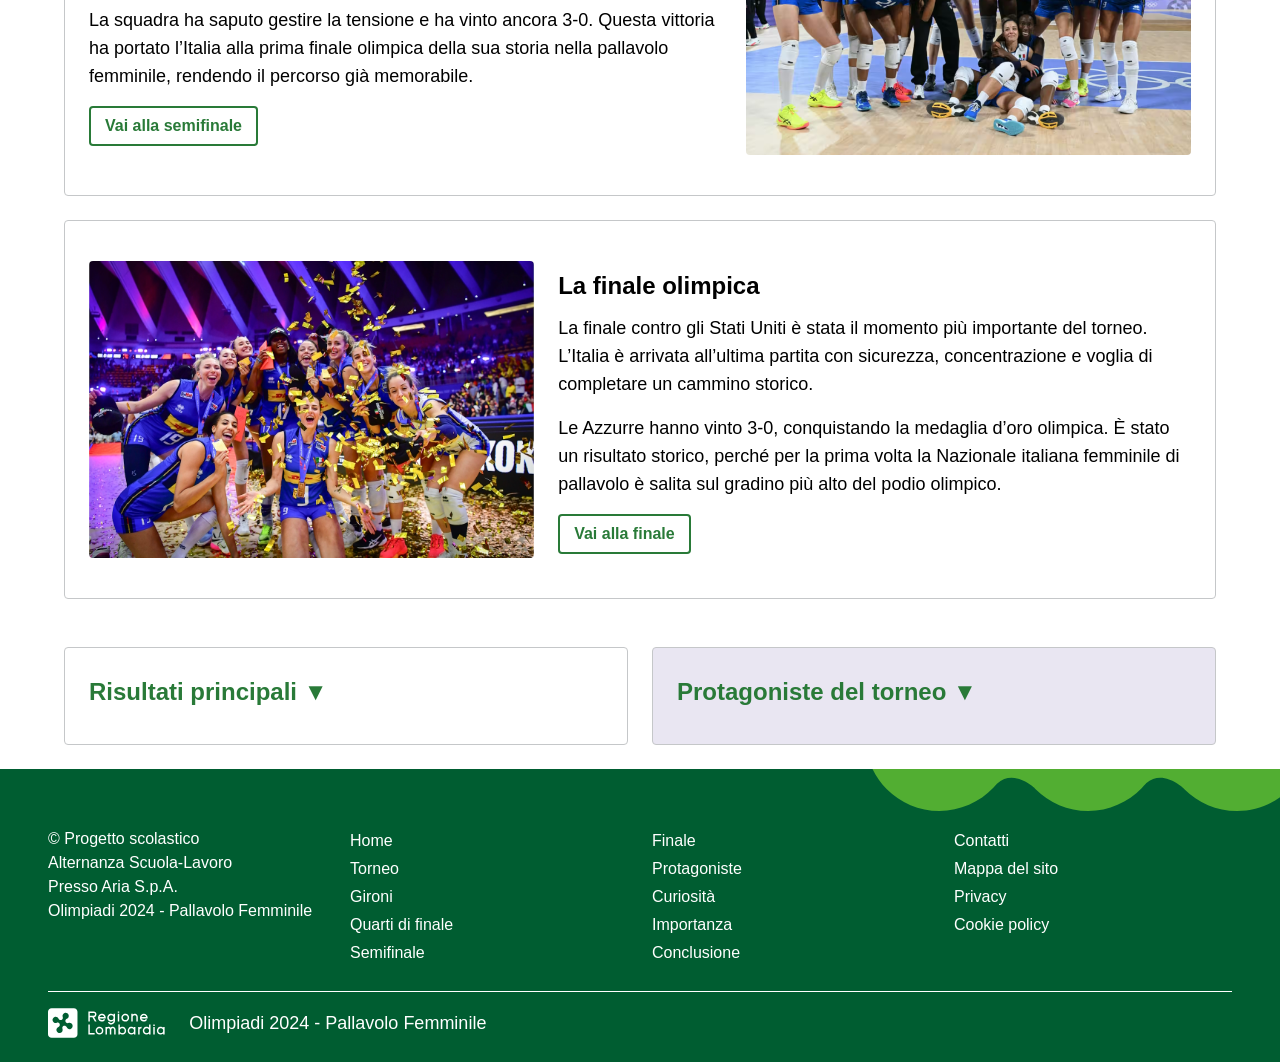
<file: torneo.html>
<!DOCTYPE html>
<html lang="it">

<head>
    <meta charset="UTF-8">

    <!-- x usarla su più dispositivi diversi -->
    <meta name="viewport" content="width=device-width, initial-scale=1.0">

    <title>Panoramica Torneo - Olimpiadi 2024 Pallavolo Femminile</title>

	<link rel="stylesheet" href="librerie/bootstrap-lombardia.min.css">
	<link rel="stylesheet" href="stile.css">

</head>

<body>

	<a class="visually-hidden-focusable" href="#contenuto-principale"> vai al contenuto principale</a>

		<div w3-include-html="header-lombardia.html"></div>

		<main id="contenuto-principale" class="container my-4">

            <!-- introduzione con collegamenti a destra -->
            <section class="bg-white border rounded p-4 mt-4">

                <div class="row align-items-center">

                    <!-- testo a sinistra -->
                    <div class="col-lg-8">

                        <h1 class="fs-2">Il cammino dell’Italia a Parigi 2024</h1>

                        <p>
                            Il torneo olimpico di pallavolo femminile di Parigi 2024 è stato un percorso
                            storico per la Nazionale italiana. Le Azzurre sono arrivate ai Giochi con grandi
                            aspettative e hanno saputo trasformare quel percorso in una vittoria indimenticabile.
                        </p>

                        <p>
                            L’Italia ha iniziato dalla fase a gironi, dove ha affrontato Repubblica Dominicana,
                            Paesi Bassi e Turchia. Fin dalle prime partite la squadra ha mostrato sicurezza,
                            carattere e capacità di crescere gara dopo gara.
                        </p>

                        <p>
                            Dopo il girone, il cammino è continuato con la vittoria contro la Serbia
                            ai quarti di finale, poi con il successo in semifinale contro la Turchia e infine
                            con la finale contro gli Stati Uniti, che ha regalato all’Italia la medaglia d’oro.
                        </p>

                    </div>

                    <!-- collegamenti a destra -->
                    <div class="col-lg-4 mt-3 mt-lg-0">

                        <div class="bg-light border rounded p-3">
                            <h2 class="fs-3">Le fasi del torneo</h2>

                            <p>
                                Da qui puoi andare direttamente alle pagine dedicate alle varie fasi.
                            </p>

                            <a href="qualificazioni.html" class="btn btn-outline-primary w-100 mb-2">
                                Girone
                            </a>

                            <a href="quarti.html" class="btn btn-outline-primary w-100 mb-2">
                                Quarti di finale
                            </a>

                            <a href="semi.html" class="btn btn-outline-primary w-100 mb-2">
                                Semifinale
                            </a>

                            <a href="finale.html" class="btn btn-outline-primary w-100">
                                Finale
                            </a>
                        </div>

                    </div>

                </div>

            </section>


            <!-- qualificazioni: testo a sinistra, immagine a destra -->
            <section class="bg-white border rounded p-4 mt-4">

                <div class="row align-items-center">

                    <!-- testo a sinistra -->
                    <div class="col-lg-7">

                        <h3 class="fs-4">Il girone</h3>

                        <p>
                            La prima fase del torneo è stata quella a gironi. L’Italia è stata inserita
                            nella Pool C insieme a Repubblica Dominicana, Paesi Bassi e Turchia. Il girone
                            non era semplice, ma le Azzurre hanno saputo affrontarlo con grande personalità.
                        </p>

                        <p>
                            La Nazionale ha vinto tutte e tre le partite, mostrando una crescita costante.
                            La vittoria contro la Repubblica Dominicana ha dato fiducia, quella contro i
                            Paesi Bassi ha confermato la continuità del gioco e quella contro la Turchia
                            ha mandato un segnale forte alle altre squadre.
                        </p>

                        <a href="qualificazioni.html" class="btn btn-outline-primary">
                            Vai al girone
                        </a>

                    </div>

                    <!-- immagine a destra -->
                    <div class="col-lg-5 text-center">

                        <img src="foto/pool222.jpg" alt="Gironi Olimpiadi"
                            class="img-fluid rounded my-3">

                    </div>

                </div>

            </section>


            <!-- quarti: immagine a sinistra, testo a destra -->
            <section class="bg-white border rounded p-4 mt-4">

                <div class="row align-items-center">

                    <!-- immagine a sinistra -->
                    <div class="col-lg-5 text-center">

                        <img src="foto/itaSer222.jpg" alt="Italia-Serbia quarti di finale"
                            class="img-fluid rounded my-3">

                    </div>

                    <!-- testo a destra -->
                    <div class="col-lg-7">

                        <h3 class="fs-4">I quarti di finale</h3>

                        <p>
                            Dopo la fase a gironi, il torneo è entrato nella parte più delicata:
                            quella a eliminazione diretta. Nei quarti di finale l’Italia ha affrontato
                            la Serbia, una nazionale esperta e abituata alle grandi competizioni.
                        </p>

                        <p>
                            Le Azzurre hanno vinto 3-0, riuscendo a imporre il proprio ritmo e a mantenere
                            ordine nei momenti importanti. Questa partita ha confermato la maturità della
                            squadra e la capacità di gestire la pressione.
                        </p>

                        <a href="quarti.html" class="btn btn-outline-primary">
                            Vai ai quarti di finale
                        </a>

                    </div>

                </div>

            </section>


            <!-- semifinale: testo a sinistra, immagine a destra -->
            <section class="bg-white border rounded p-4 mt-4">

                <div class="row align-items-center">

                    <!-- testo a sinistra -->
                    <div class="col-lg-7">

                        <h3 class="fs-4">La semifinale</h3>

                        <p>
                            In semifinale l’Italia ha ritrovato la Turchia. Era una partita molto diversa
                            rispetto a quella del girone, perché in palio c’era l’accesso alla finale olimpica.
                        </p>

                        <p>
                            La squadra ha saputo gestire la tensione e ha vinto ancora 3-0. Questa vittoria
                            ha portato l’Italia alla prima finale olimpica della sua storia nella pallavolo
                            femminile, rendendo il percorso già memorabile.
                        </p>

                        <a href="semi.html" class="btn btn-outline-primary">
                            Vai alla semifinale
                        </a>

                    </div>

                    <!-- immagine a destra -->
                    <div class="col-lg-5 text-center">

                        <img src="foto/itaTur222.jpg" alt="Italia-Turchia semifinale"
                            class="img-fluid rounded my-3">

                    </div>

                </div>

            </section>


            <!-- finale: immagine a sinistra, testo a destra -->
            <section class="bg-white border rounded p-4 mt-4">

                <div class="row align-items-center">

                    <!-- immagine a sinistra -->
                    <div class="col-lg-5 text-center">

                        <img src="foto/itaUSA222.jpg" alt="Finale Italia-Stati Uniti"
                            class="img-fluid rounded my-3">

                    </div>

                    <!-- testo a destra -->
                    <div class="col-lg-7">

                        <h3 class="fs-4">La finale olimpica</h3>

                        <p>
                            La finale contro gli Stati Uniti è stata il momento più importante del torneo.
                            L’Italia è arrivata all’ultima partita con sicurezza, concentrazione e voglia
                            di completare un cammino storico.
                        </p>

                        <p>
                            Le Azzurre hanno vinto 3-0, conquistando la medaglia d’oro olimpica. È stato
                            un risultato storico, perché per la prima volta la Nazionale italiana femminile
                            di pallavolo è salita sul gradino più alto del podio olimpico.
                        </p>

                        <a href="finale.html" class="btn btn-outline-primary">
                            Vai alla finale
                        </a>

                    </div>

                </div>

            </section>


            <!-- riquadri finali affiancati -->
            <div class="row mt-4 g-4">

                <!-- riquadro risultati -->
                <div class="col-lg-6">

                    <section class="bg-white border rounded p-4 h-100">

                        <h3 class="fs-4">
                            <a class="text-decoration-none" data-bs-toggle="collapse" href="#risultatiTorneo"
                                role="button" aria-expanded="false" aria-controls="risultatiTorneo">
                                Risultati principali ▼
                            </a>
                        </h3>

                        <div class="collapse" id="risultatiTorneo">

                            <p>
                                Ecco i risultati principali ottenuti dall’Italia durante il percorso
                                olimpico di Parigi 2024.
                            </p>

                            <table class="table table-bordered table-striped mt-3">
                                <tr>
                                    <th scope="col">Fase</th>
                                    <th scope="col">Partita</th>
                                    <th scope="col">Risultato</th>
                                </tr>

                                <tr>
                                    <td>Girone</td>
                                    <td>Italia - Repubblica Dominicana</td>
                                    <td>3-1</td>
                                </tr>

                                <tr>
                                    <td>Girone</td>
                                    <td>Italia - Paesi Bassi</td>
                                    <td>3-0</td>
                                </tr>

                                <tr>
                                    <td>Girone</td>
                                    <td>Italia - Turchia</td>
                                    <td>3-0</td>
                                </tr>

                                <tr>
                                    <td>Quarti di finale</td>
                                    <td>Italia - Serbia</td>
                                    <td>3-0</td>
                                </tr>

                                <tr>
                                    <td>Semifinale</td>
                                    <td>Italia - Turchia</td>
                                    <td>3-0</td>
                                </tr>

                                <tr>
                                    <td>Finale</td>
                                    <td>Italia - Stati Uniti</td>
                                    <td>3-0</td>
                                </tr>
                            </table>

                        </div>

                    </section>

                </div>


                <!-- riquadro protagoniste -->
                <div class="col-lg-6">

                    <section class="bg-light border rounded p-4 h-100">

                        <h3 class="fs-4">
                            <a class="text-decoration-none" data-bs-toggle="collapse" href="#protagonisteTorneo"
                                role="button" aria-expanded="false" aria-controls="protagonisteTorneo">
                                Protagoniste del torneo ▼
                            </a>
                        </h3>

                        <div class="collapse" id="protagonisteTorneo">

                            <table class="table table-bordered table-striped mt-3">
                                <tr>
                                    <th scope="col">Nome</th>
                                    <th scope="col">Ruolo</th>
                                </tr>

                                <tr>
                                    <td>Julio Velasco</td>
                                    <td>Allenatore</td>
                                </tr>

                                <tr>
                                    <td>Alessia Orro</td>
                                    <td>Palleggiatrice</td>
                                </tr>

                                <tr>
                                    <td>Carlotta Cambi</td>
                                    <td>Palleggiatrice</td>
                                </tr>

                                <tr>
                                    <td>Paola Egonu</td>
                                    <td>Opposto</td>
                                </tr>

                                <tr>
                                    <td>Ekaterina Antropova</td>
                                    <td>Opposto</td>
                                </tr>

                                <tr>
                                    <td>Myriam Sylla</td>
                                    <td>Schiacciatrice</td>
                                </tr>

                                <tr>
                                    <td>Caterina Bosetti</td>
                                    <td>Schiacciatrice</td>
                                </tr>

                                <tr>
                                    <td>Loveth Omoruyi</td>
                                    <td>Schiacciatrice</td>
                                </tr>

                                <tr>
                                    <td>Gaia Giovannini</td>
                                    <td>Schiacciatrice</td>
                                </tr>

                                <tr>
                                    <td>Anna Danesi</td>
                                    <td>Centrale</td>
                                </tr>

                                <tr>
                                    <td>Sarah Fahr</td>
                                    <td>Centrale</td>
                                </tr>

                                <tr>
                                    <td>Marina Lubian</td>
                                    <td>Centrale</td>
                                </tr>

                                <tr>
                                    <td>Monica De Gennaro</td>
                                    <td>Libero</td>
                                </tr>

                                <tr>
                                    <td>Ilaria Spirito</td>
                                    <td>Libero</td>
                                </tr>
                            </table>

                            <a href="protagoniste.html" class="btn btn-outline-primary">
                                Vai alla pagina delle protagoniste
                            </a>

                        </div>

                    </section>

                </div>

            </div>

        </main>

    <div w3-include-html="footer-lombardia.html"></div>

	<script src="librerie/bootstrap-lombardia.bundle.min.js"></script>
    <script src="includer.js"></script>

    <script>
    includeHTML();

    setTimeout(function () {
        bootstrap.it25Header();

        let paginaCorrente = window.location.pathname.split("/").pop();

        if (paginaCorrente === "") {
            paginaCorrente = "index.html";
        }

        let linkMenu = document.querySelectorAll(".navbar-nav .nav-link, .dropdown-item");

        linkMenu.forEach(function (link) {
            link.classList.remove("active");

            let href = link.getAttribute("href");

            if (href === paginaCorrente) {
                link.classList.add("active");

                let dropdown = link.closest(".dropdown");

                if (dropdown) {
                    let linkDropdown = dropdown.querySelector(".nav-link");
                    linkDropdown.classList.add("active");
                }
            }
        });
    }, 300);
</script>
	
</body>

</html>
</file>
<file: stile.css>
/*per fissare il menu allo scroll*/
.is-sticky .sticky-brand {
    display: flex !important;
}
</file>
